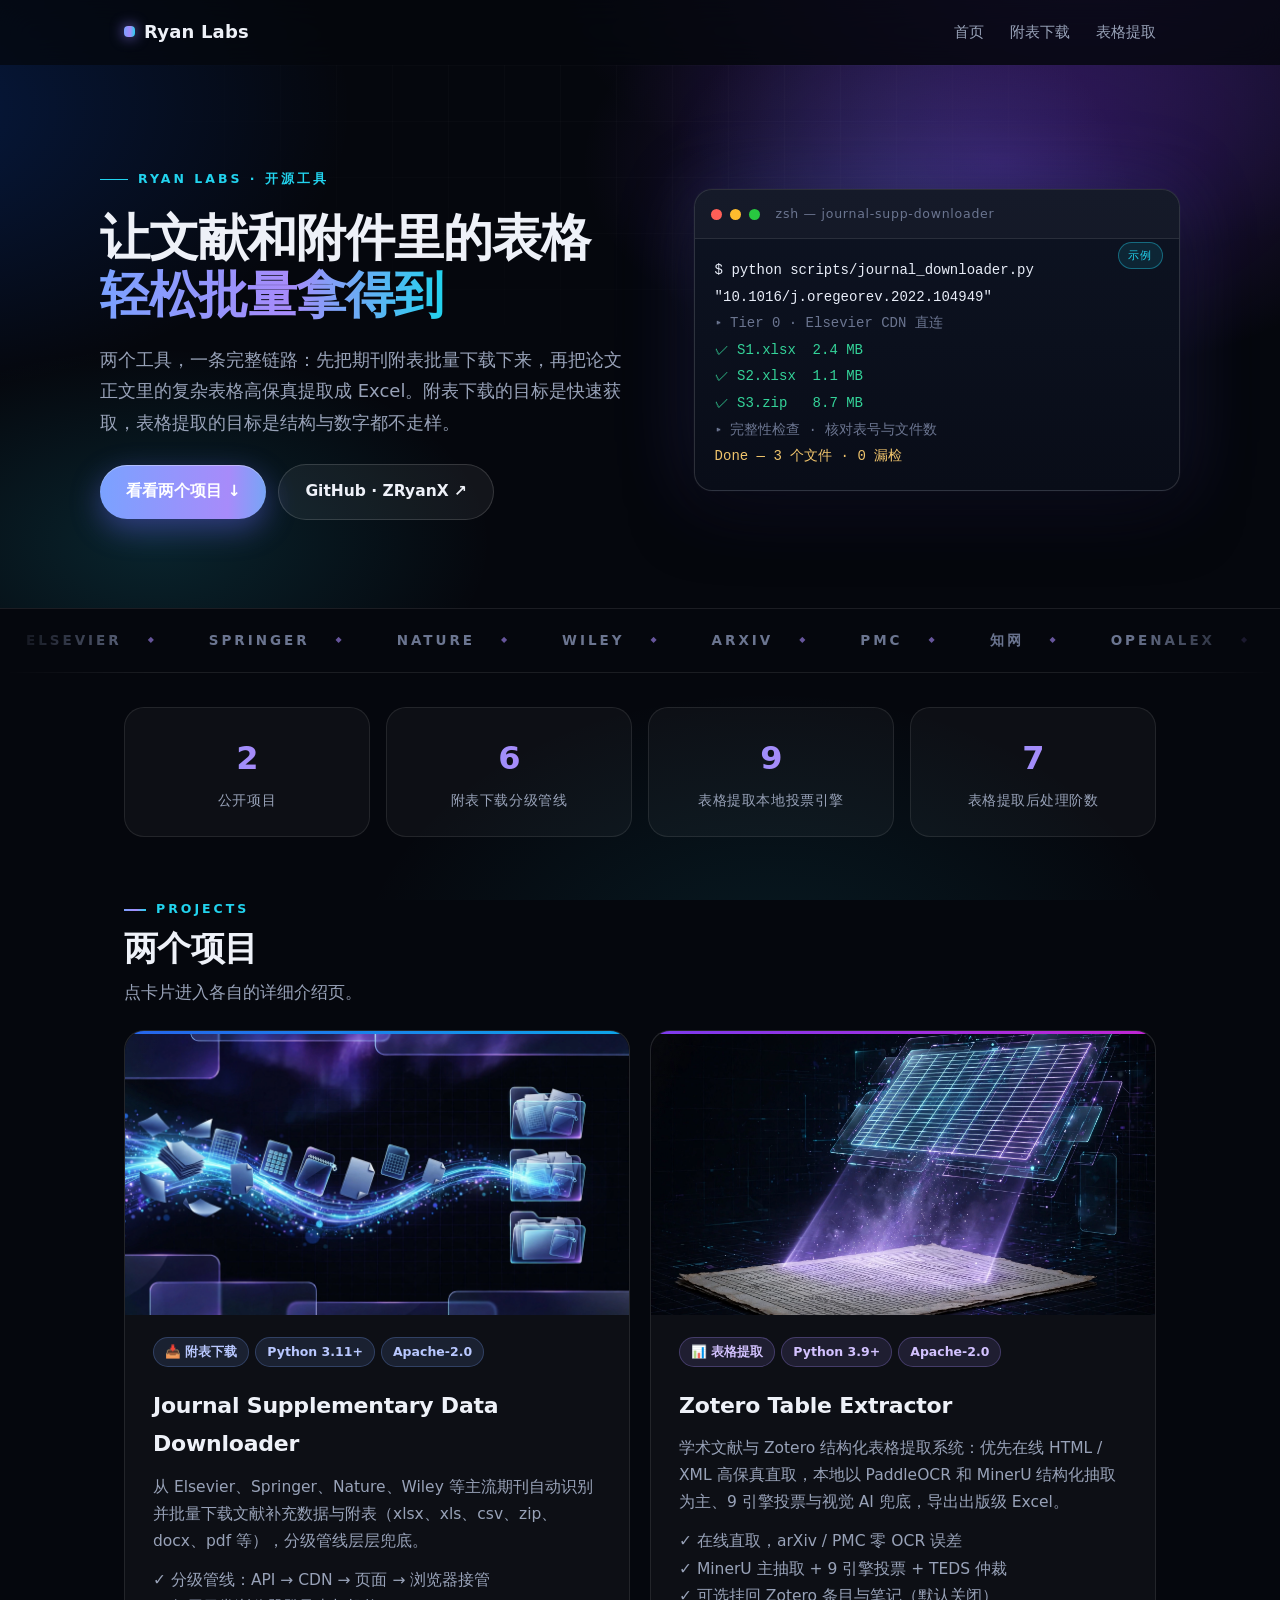
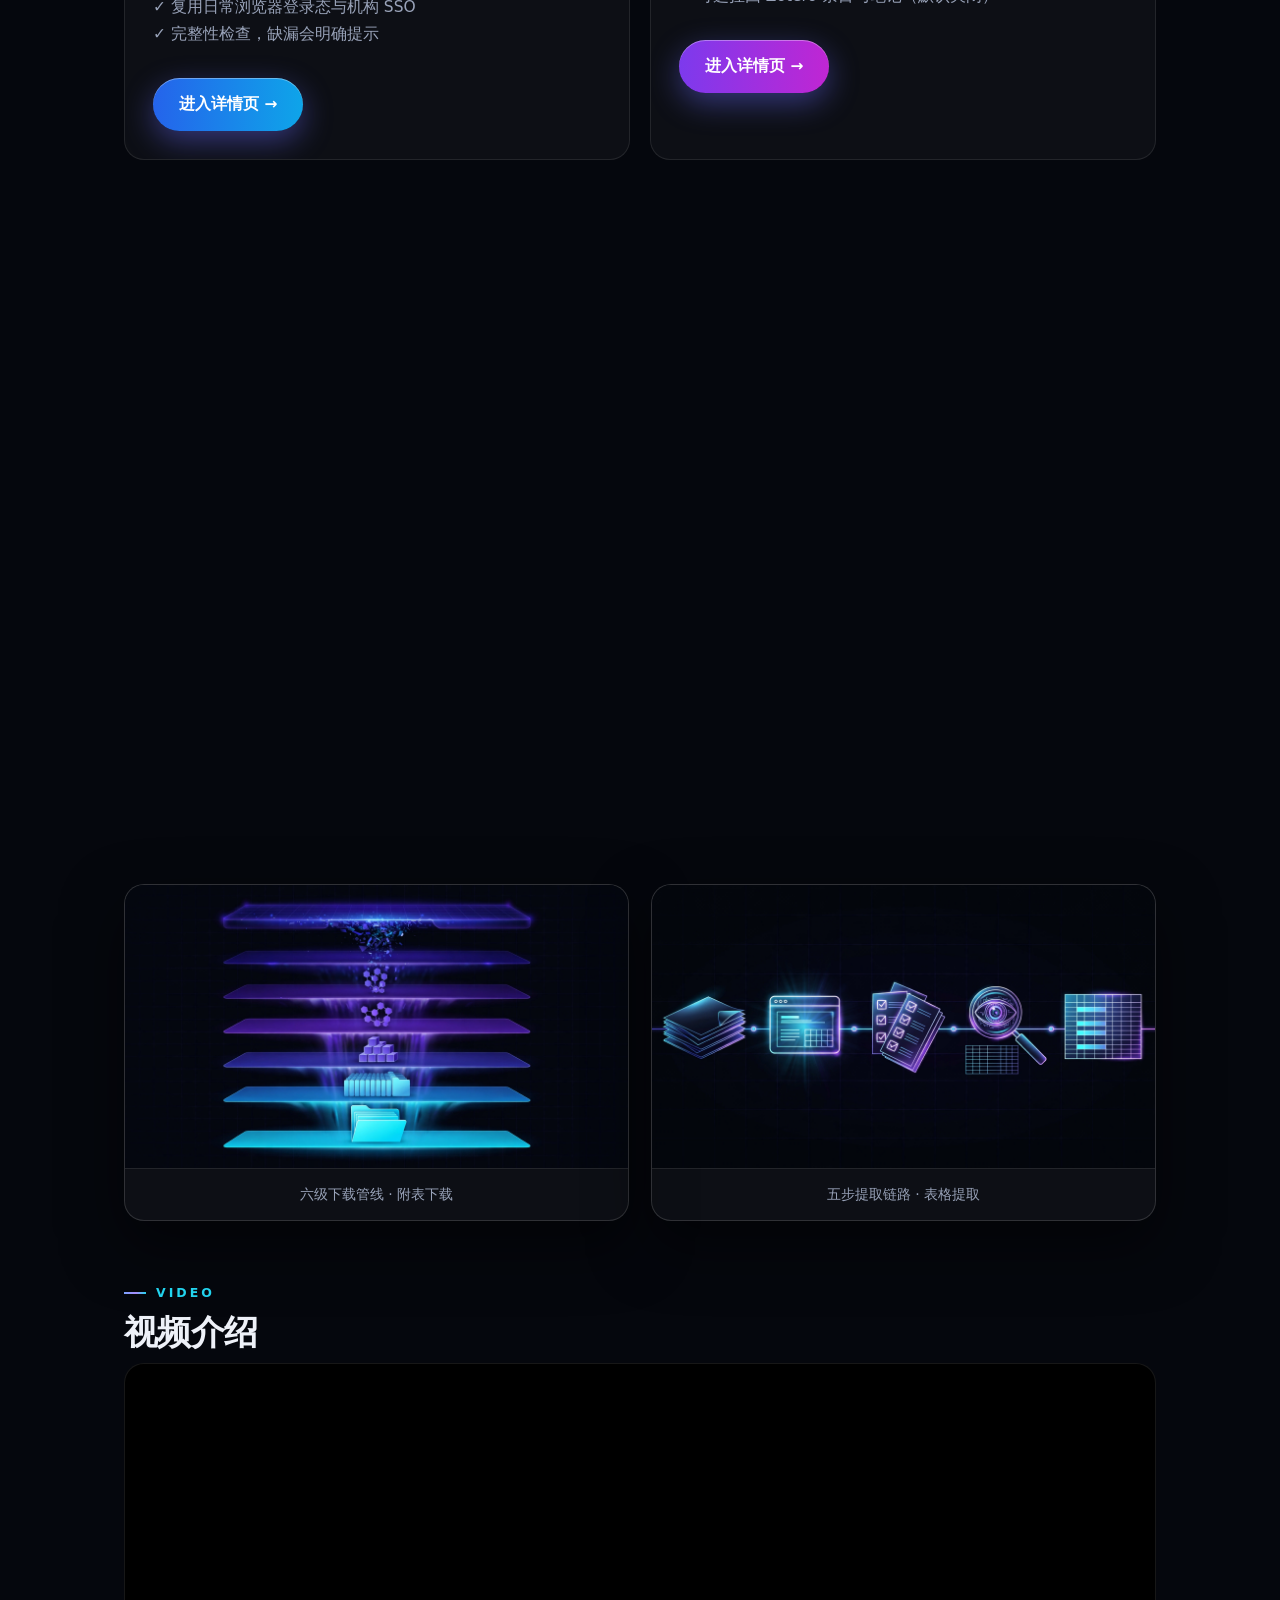
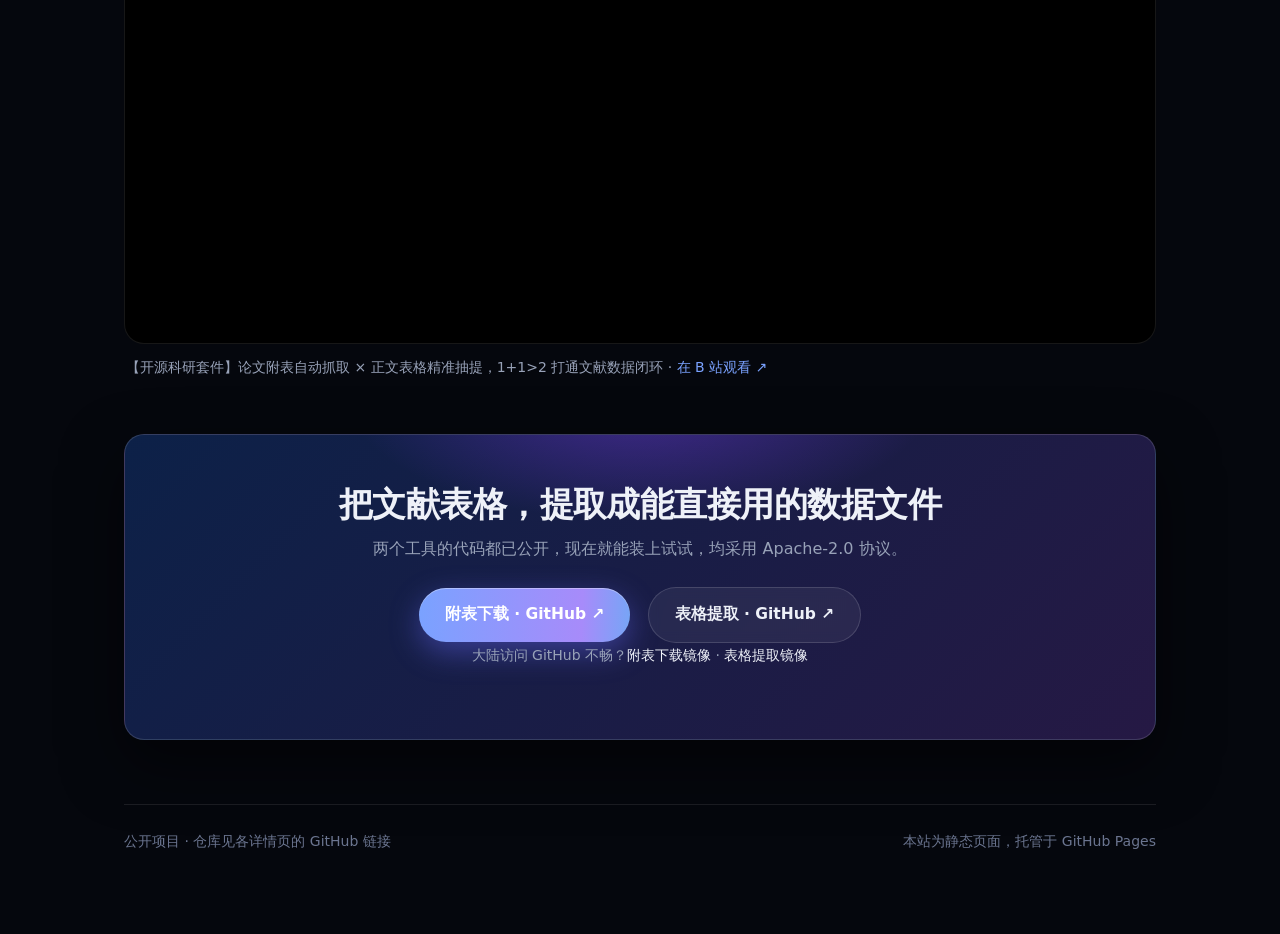
<file: index.html>
<!DOCTYPE html>
<html lang="zh-CN"><head><meta charset="utf-8"><meta name="viewport" content="width=device-width,initial-scale=1">
<title>Ryan 的项目博客 — 让文献和附件里的表格轻松批量拿得到</title><link rel="stylesheet" href="style.css?v=20261115g"></head><body>
<header class="topnav"><div class="inner"><a class="logo" href="index.html">Ryan Labs</a><span class="spacer"></span><a href="index.html">首页</a><a href="journal-supp-downloader.html">附表下载</a><a href="zotero-table-extractor.html">表格提取</a></div></header>
<section class="hero"><div class="inner hero-grid">
<div>
<span class="eyebrow">Ryan Labs · 开源工具</span>
<h1>让文献和附件里的表格<br><span class="grad">轻松批量拿得到</span></h1>
<p>两个工具，一条完整链路：先把期刊附表批量下载下来，再把论文正文里的复杂表格高保真提取成 Excel。附表下载的目标是快速获取，表格提取的目标是结构与数字都不走样。</p>
<a class="btn" href="#projects">看看两个项目 ↓</a><a class="btn ghost" href="https://github.com/ZRyanX">GitHub · ZRyanX ↗</a>
</div>
<div class="terminal" aria-label="使用示例">
<span class="t-tag">示例</span>
<div class="t-bar"><i></i><i></i><i></i><span>zsh — journal-supp-downloader</span></div>
<div class="t-body"><span class="cmd">$ python scripts/journal_downloader.py "10.1016/j.oregeorev.2022.104949"</span>
<span class="dim">▸ Tier 0 · Elsevier CDN 直连</span>
<span class="ok">✓ S1.xlsx  2.4 MB</span>
<span class="ok">✓ S2.xlsx  1.1 MB</span>
<span class="ok">✓ S3.zip   8.7 MB</span>
<span class="dim">▸ 完整性检查 · 核对表号与文件数</span>
<span class="hl">Done — 3 个文件 · 0 漏检</span></div>
</div>
</div></section>
<div class="marquee" aria-hidden="true"><div class="marquee-track"><span>Elsevier</span><span>Springer</span><span>Nature</span><span>Wiley</span><span>arXiv</span><span>PMC</span><span>知网</span><span>OpenAlex</span><span>Elsevier</span><span>Springer</span><span>Nature</span><span>Wiley</span><span>arXiv</span><span>PMC</span><span>知网</span><span>OpenAlex</span></div></div>
<main class="wrap">
<div class="stats reveal">
<div class="stat"><b data-count="2">2</b><span>公开项目</span></div>
<div class="stat"><b data-count="6">6</b><span>附表下载分级管线</span></div>
<div class="stat"><b data-count="9">9</b><span>表格提取本地投票引擎</span></div>
<div class="stat"><b data-count="7">7</b><span>表格提取后处理阶数</span></div>
</div>

<h2 id="projects" class="reveal"><span class="kicker">Projects</span>两个项目</h2>
<p class="lead reveal">点卡片进入各自的详细介绍页。</p>
<div class="grid">
<article class="card reveal">
<figure class="cover"><img src="images/jsd-cover.webp" alt="文献附表文件汇入文件夹的示意图" loading="lazy"></figure>
<span class="tag">📥 附表下载</span><span class="tag">Python 3.11+</span><span class="tag">Apache-2.0</span>
<h3><a href="journal-supp-downloader.html">Journal Supplementary Data Downloader</a></h3>
<p>从 Elsevier、Springer、Nature、Wiley 等主流期刊自动识别并批量下载文献补充数据与附表（xlsx、xls、csv、zip、docx、pdf 等），分级管线层层兜底。</p>
<p>✓ 分级管线：API → CDN → 页面 → 浏览器接管<br>✓ 复用日常浏览器登录态与机构 SSO<br>✓ 完整性检查，缺漏会明确提示</p>
<a class="btn solid-blue" href="journal-supp-downloader.html">进入详情页 →</a>
</article>
<article class="card violet reveal">
<figure class="cover"><img src="images/zte-cover.webp" alt="论文表格被提取为电子表格的示意图" loading="lazy"></figure>
<span class="tag">📊 表格提取</span><span class="tag">Python 3.9+</span><span class="tag">Apache-2.0</span>
<h3><a href="zotero-table-extractor.html">Zotero Table Extractor</a></h3>
<p>学术文献与 Zotero 结构化表格提取系统：优先在线 HTML / XML 高保真直取，本地以 PaddleOCR 和 MinerU 结构化抽取为主、9 引擎投票与视觉 AI 兜底，导出出版级 Excel。</p>
<p>✓ 在线直取，arXiv / PMC 零 OCR 误差<br>✓ MinerU 主抽取 + 9 引擎投票 + TEDS 仲裁<br>✓ 可选挂回 Zotero 条目与笔记（默认关闭）</p>
<a class="btn solid-violet" href="zotero-table-extractor.html">进入详情页 →</a>
</article>
</div>

<h2 class="reveal"><span class="kicker">Workflow</span>它们怎么配合</h2>
<p class="lead reveal">一篇文献的数据，往往一部分在附表文件里，另外一部分在正文表格里。</p>
<div class="steps reveal">
<div class="step"><b>1 · 下载附表</b><p>用 Journal Supp Downloader 按 DOI 逐篇拿到 xlsx、csv、zip 等补充文件（多附件批量下载）。</p></div>
<div class="step"><b>2 · 提取正文表格</b><p>用 Zotero Table Extractor 从 PDF 或出版商在线页面里提取正文表格，导出出版级 Excel。</p></div>
<div class="step"><b>3 · 沉淀回 Zotero</b><p>提取结果可挂回对应文献条目，生成可预览的表格笔记（同步默认关闭，需手动开启）。</p></div>
</div>

<h2 class="reveal"><span class="kicker">Pipelines</span>两条链路，一眼看懂</h2>
<p class="lead reveal">下载是六级兜底，提取是五步质检。点图进入详情页看完整说明。</p>
<div class="pipelines reveal">
<figure class="shot"><a href="journal-supp-downloader.html"><img src="images/jsd-pipeline.webp" alt="六级下载管线瀑布示意图" loading="lazy"></a><figcaption>六级下载管线 · 附表下载</figcaption></figure>
<figure class="shot"><a href="zotero-table-extractor.html"><img src="images/zte-pipeline.webp" alt="表格提取五步链路示意图" loading="lazy"></a><figcaption>五步提取链路 · 表格提取</figcaption></figure>
</div>

<h2 class="reveal"><span class="kicker">Video</span>视频介绍</h2>
<div class="video reveal"><div class="embed"><iframe src="https://player.bilibili.com/player.html?bvid=BV1vpsF69EeR&page=1" scrolling="no" border="0" frameborder="no" framespacing="0" allowfullscreen="true" title="开源科研套件：论文附表自动抓取 × 正文表格精准抽提"></iframe></div>
<p class="video-cap">【开源科研套件】论文附表自动抓取 × 正文表格精准抽提，1+1&gt;2 打通文献数据闭环 · <a href="https://www.bilibili.com/video/BV1vpsF69EeR/" target="_blank" rel="noopener">在 B 站观看 ↗</a></p></div>

<div class="cta reveal">
<h2>把文献表格，提取成能直接用的数据文件</h2>
<p>两个工具的代码都已公开，现在就能装上试试，均采用 Apache-2.0 协议。</p>
<a class="btn" href="https://github.com/ZRyanX/journal-supp-downloader">附表下载 · GitHub ↗</a>
<a class="btn ghost" href="https://github.com/ZRyanX/zotero-table-extractor">表格提取 · GitHub ↗</a>
<p class="mirror-note">大陆访问 GitHub 不畅？<a href="journal-supp-downloader.html#mirror">附表下载镜像</a> · <a href="zotero-table-extractor.html#mirror">表格提取镜像</a></p>
</div>

<footer><span>公开项目 · 仓库见各详情页的 GitHub 链接</span><span>本站为静态页面，托管于 GitHub Pages</span></footer>
</main>
<script src="script.js?v=20261115f"></script>
</body></html>
</file>
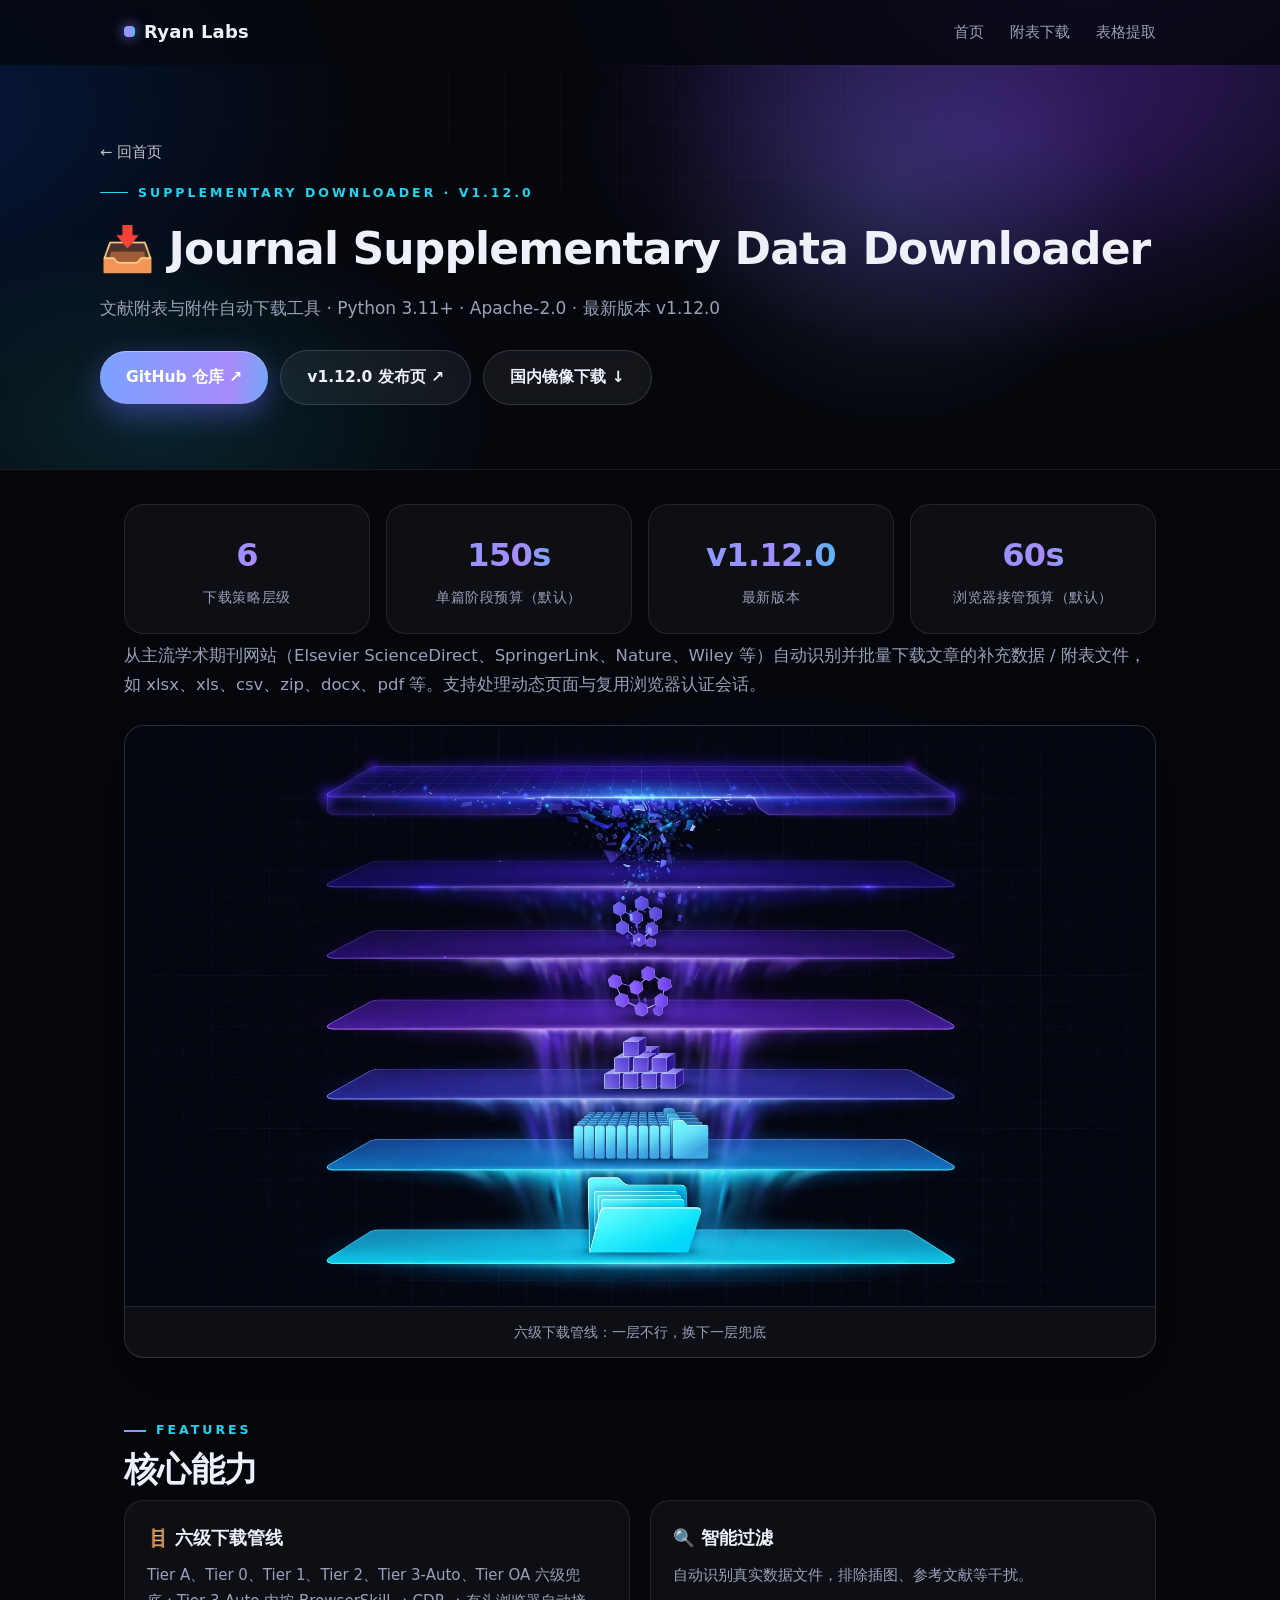
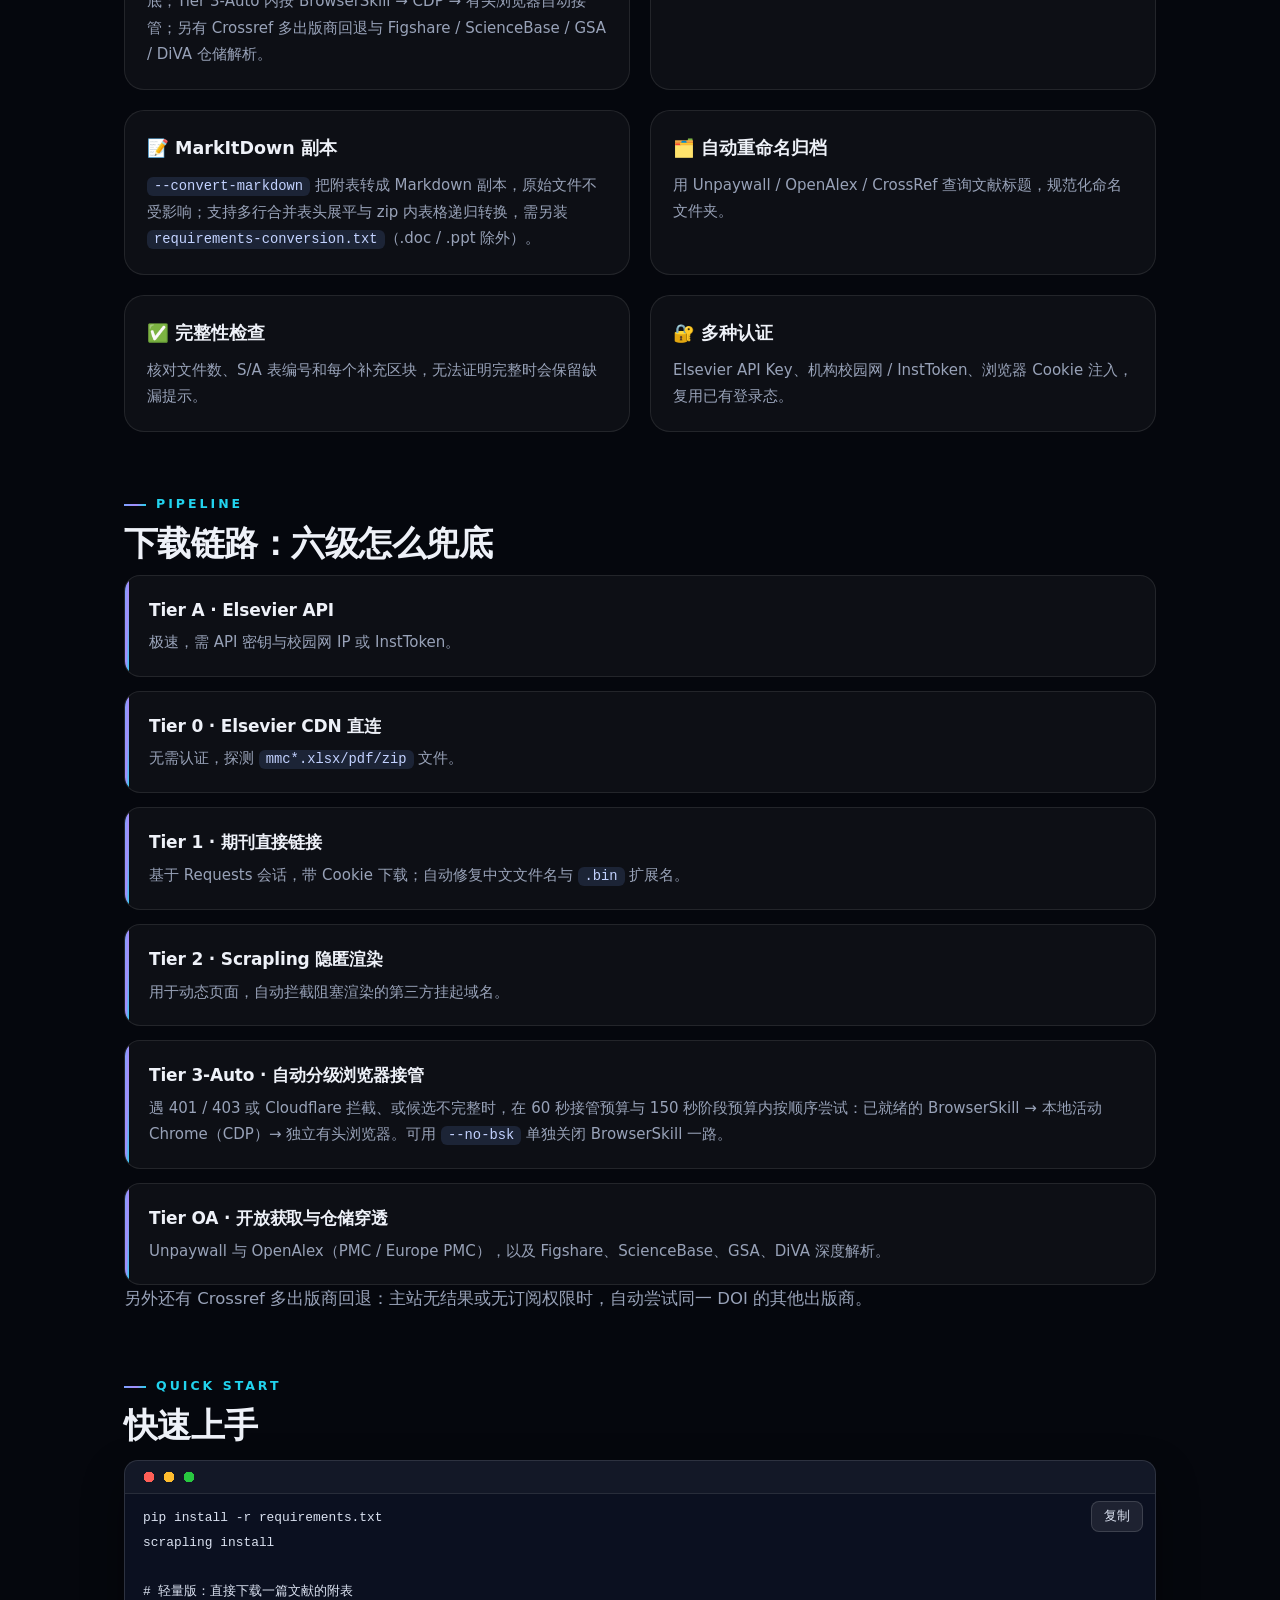
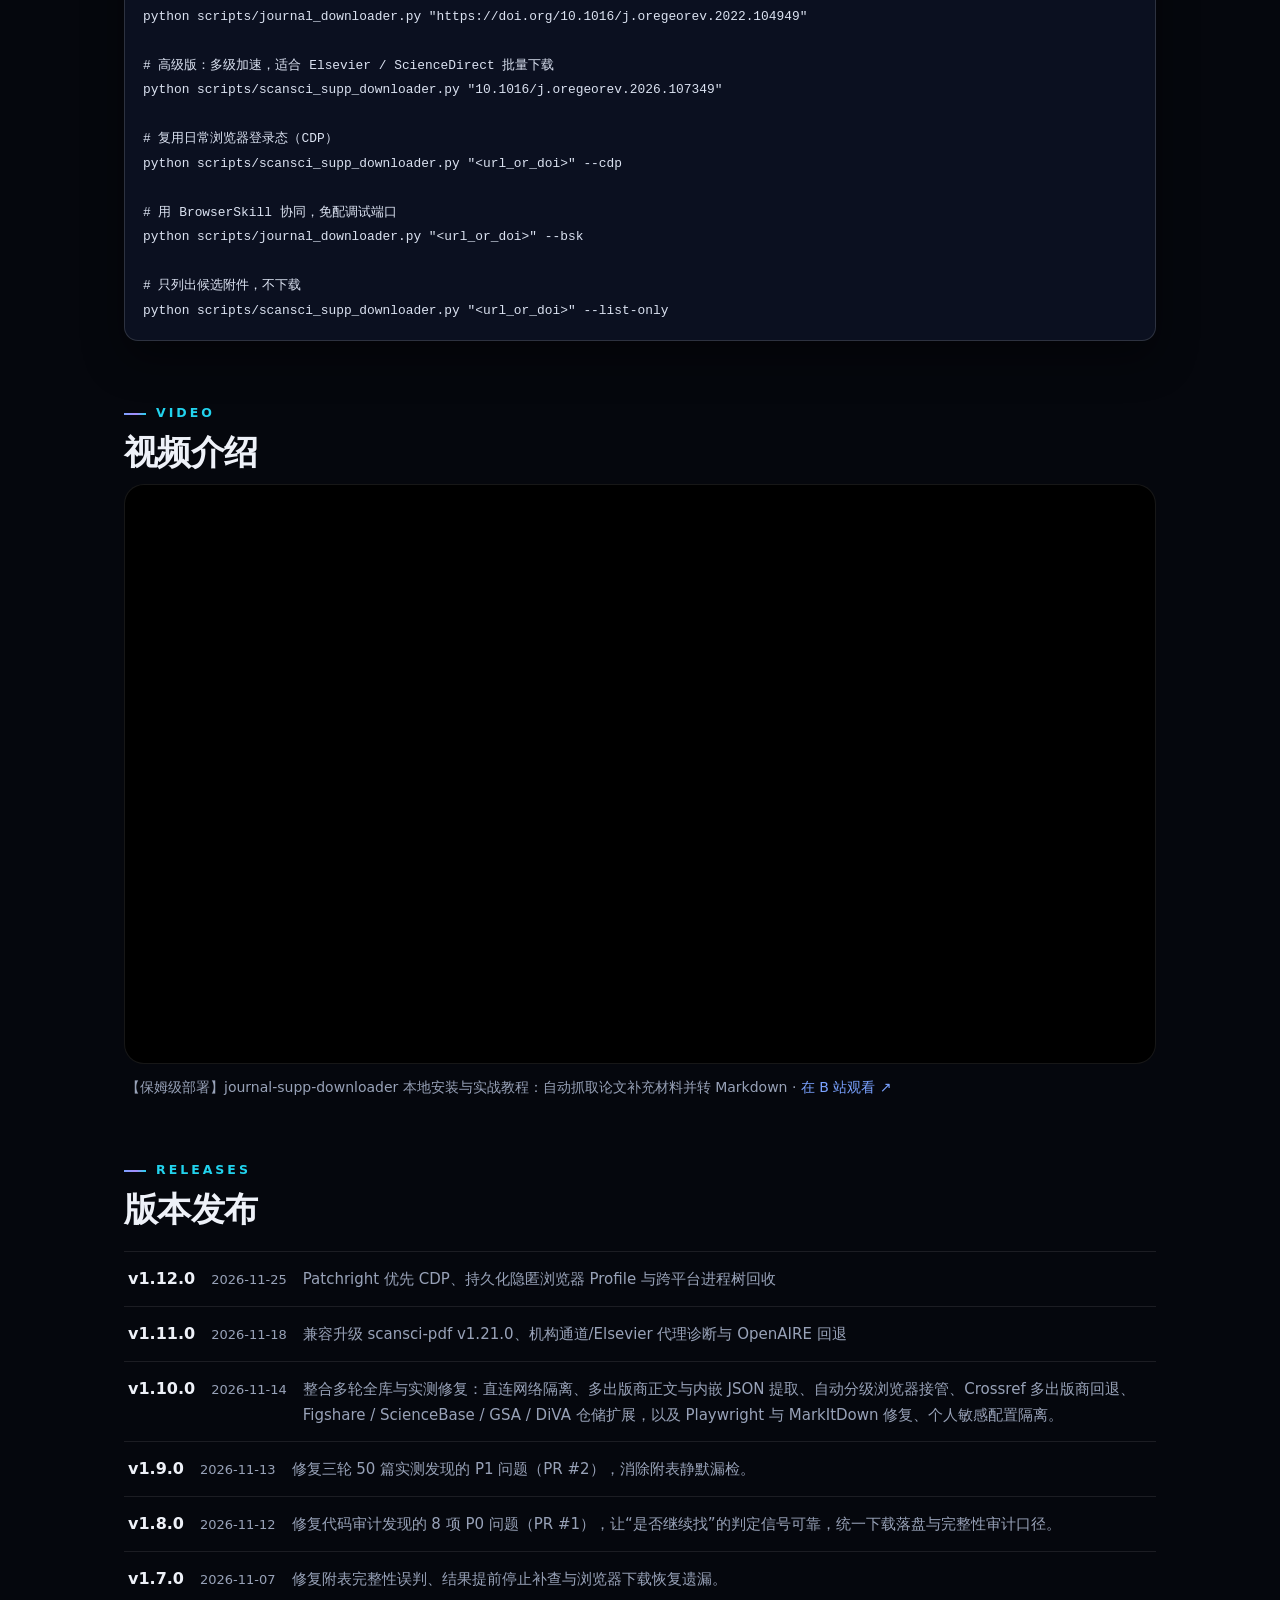
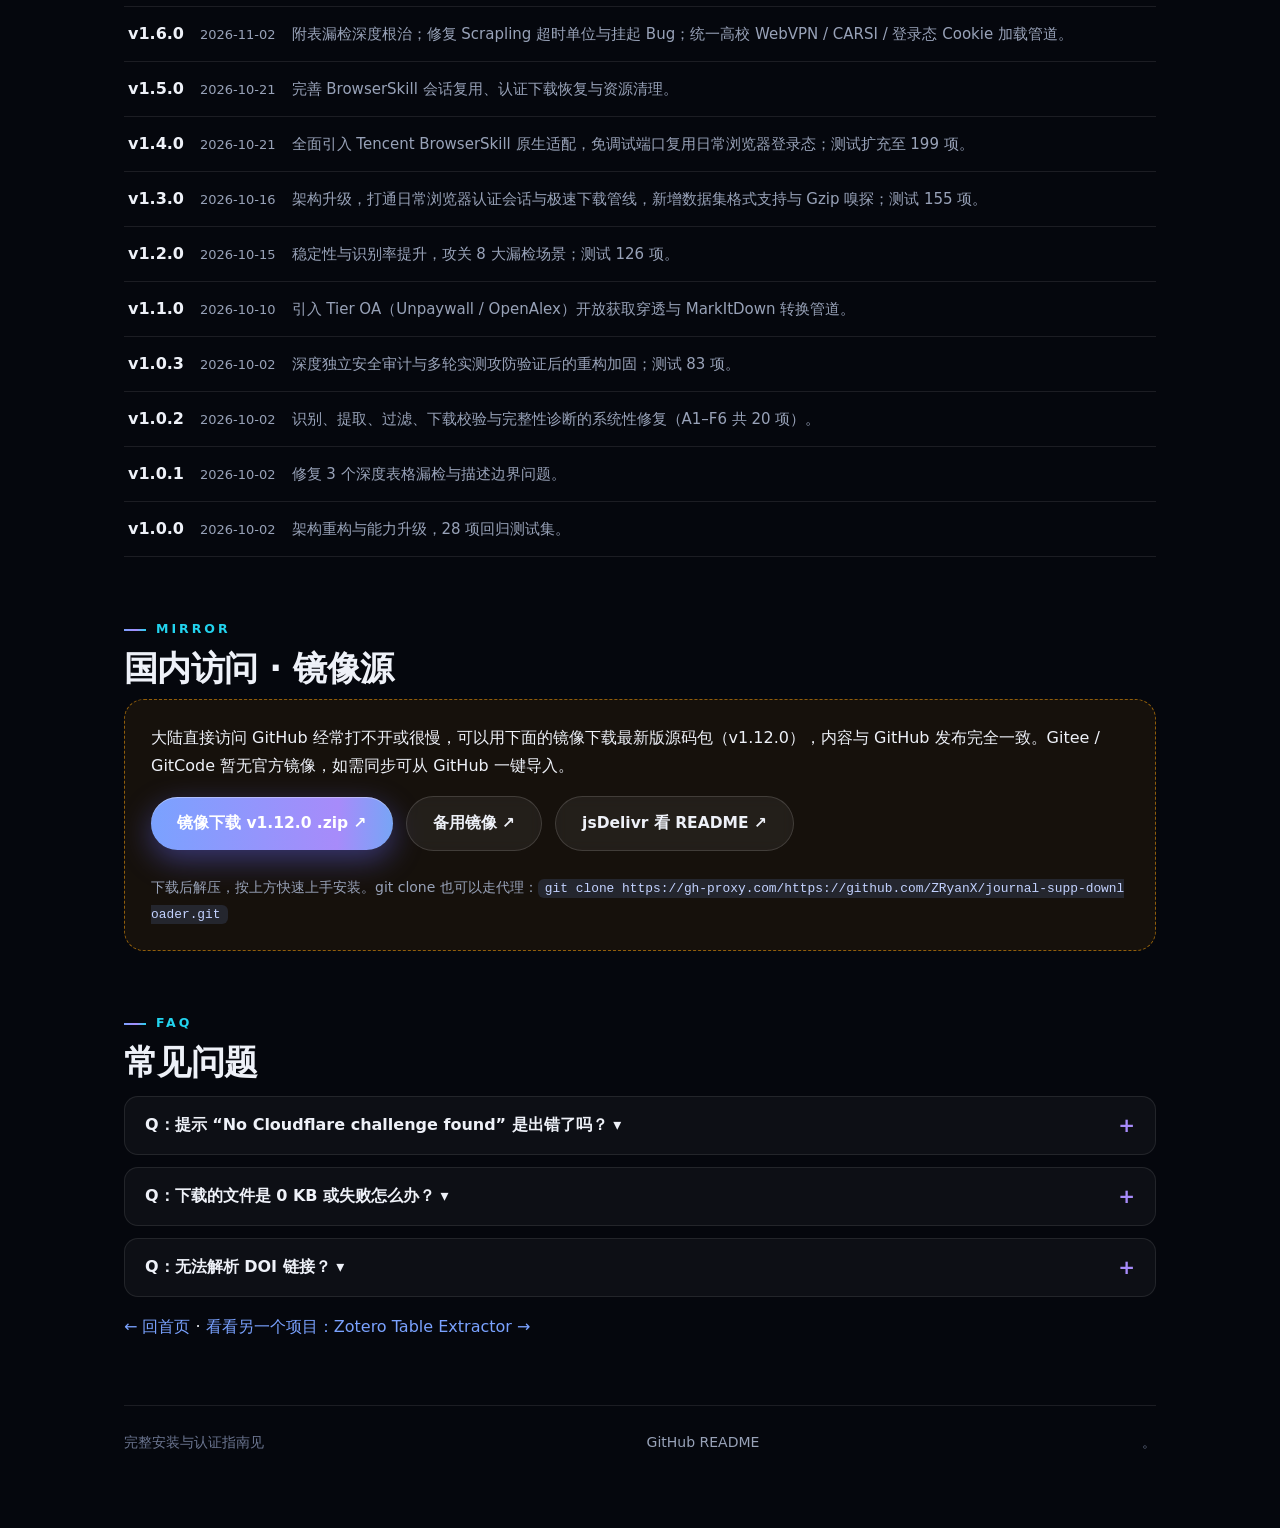
<file: journal-supp-downloader.html>
<!DOCTYPE html>
<html lang="zh-CN"><head><meta charset="utf-8"><meta name="viewport" content="width=device-width,initial-scale=1">
<title>Journal Supplementary Data Downloader — Ryan 的项目博客</title><link rel="stylesheet" href="style.css?v=20261115g"></head><body>
<header class="topnav"><div class="inner"><a class="logo" href="index.html">Ryan Labs</a><span class="spacer"></span><a href="index.html">首页</a><a href="journal-supp-downloader.html">附表下载</a><a href="zotero-table-extractor.html">表格提取</a></div></header>
<section class="hero small"><div class="inner">
<p><a class="backlink" href="index.html">← 回首页</a></p>
<span class="eyebrow">Supplementary Downloader · v1.12.0</span>
<h1>📥 Journal Supplementary Data Downloader</h1>
<p>文献附表与附件自动下载工具 · Python 3.11+ · Apache-2.0 · 最新版本 v1.12.0</p>
<a class="btn" href="https://github.com/ZRyanX/journal-supp-downloader">GitHub 仓库 ↗</a><a class="btn ghost" href="https://github.com/ZRyanX/journal-supp-downloader/releases/tag/v1.12.0">v1.12.0 发布页 ↗</a><a class="btn ghost" href="#mirror">国内镜像下载 ↓</a>
</div></section>
<main class="wrap">
<div class="stats reveal">
<div class="stat"><b data-count="6">6</b><span>下载策略层级</span></div>
<div class="stat"><b>150s</b><span>单篇阶段预算（默认）</span></div>
<div class="stat"><b>v1.12.0</b><span>最新版本</span></div>
<div class="stat"><b>60s</b><span>浏览器接管预算（默认）</span></div>
</div>
<p class="lead reveal">从主流学术期刊网站（Elsevier ScienceDirect、SpringerLink、Nature、Wiley 等）自动识别并批量下载文章的补充数据 / 附表文件，如 xlsx、xls、csv、zip、docx、pdf 等。支持处理动态页面与复用浏览器认证会话。</p>
<figure class="shot reveal"><img src="images/jsd-pipeline.webp" alt="六级下载管线瀑布示意图" loading="lazy"><figcaption>六级下载管线：一层不行，换下一层兜底</figcaption></figure>

<h2 class="reveal"><span class="kicker">Features</span>核心能力</h2>
<div class="grid reveal">
<div class="feat"><h3>🪜 六级下载管线</h3><p>Tier A、Tier 0、Tier 1、Tier 2、Tier 3-Auto、Tier OA 六级兜底；Tier 3-Auto 内按 BrowserSkill → CDP → 有头浏览器自动接管；另有 Crossref 多出版商回退与 Figshare / ScienceBase / GSA / DiVA 仓储解析。</p></div>
<div class="feat"><h3>🔍 智能过滤</h3><p>自动识别真实数据文件，排除插图、参考文献等干扰。</p></div>
<div class="feat"><h3>📝 MarkItDown 副本</h3><p><code>--convert-markdown</code> 把附表转成 Markdown 副本，原始文件不受影响；支持多行合并表头展平与 zip 内表格递归转换，需另装 <code>requirements-conversion.txt</code>（.doc / .ppt 除外）。</p></div>
<div class="feat"><h3>🗂️ 自动重命名归档</h3><p>用 Unpaywall / OpenAlex / CrossRef 查询文献标题，规范化命名文件夹。</p></div>
<div class="feat"><h3>✅ 完整性检查</h3><p>核对文件数、S/A 表编号和每个补充区块，无法证明完整时会保留缺漏提示。</p></div>
<div class="feat"><h3>🔐 多种认证</h3><p>Elsevier API Key、机构校园网 / InstToken、浏览器 Cookie 注入，复用已有登录态。</p></div>
</div>

<h2 class="reveal"><span class="kicker">Pipeline</span>下载链路：六级怎么兜底</h2>
<div class="steps reveal">
<div class="step"><b>Tier A · Elsevier API</b><p>极速，需 API 密钥与校园网 IP 或 InstToken。</p></div>
<div class="step"><b>Tier 0 · Elsevier CDN 直连</b><p>无需认证，探测 <code>mmc*.xlsx/pdf/zip</code> 文件。</p></div>
<div class="step"><b>Tier 1 · 期刊直接链接</b><p>基于 Requests 会话，带 Cookie 下载；自动修复中文文件名与 <code>.bin</code> 扩展名。</p></div>
<div class="step"><b>Tier 2 · Scrapling 隐匿渲染</b><p>用于动态页面，自动拦截阻塞渲染的第三方挂起域名。</p></div>
<div class="step"><b>Tier 3-Auto · 自动分级浏览器接管</b><p>遇 401 / 403 或 Cloudflare 拦截、或候选不完整时，在 60 秒接管预算与 150 秒阶段预算内按顺序尝试：已就绪的 BrowserSkill → 本地活动 Chrome（CDP）→ 独立有头浏览器。可用 <code>--no-bsk</code> 单独关闭 BrowserSkill 一路。</p></div>
<div class="step"><b>Tier OA · 开放获取与仓储穿透</b><p>Unpaywall 与 OpenAlex（PMC / Europe PMC），以及 Figshare、ScienceBase、GSA、DiVA 深度解析。</p></div>
</div>
<p class="lead reveal">另外还有 Crossref 多出版商回退：主站无结果或无订阅权限时，自动尝试同一 DOI 的其他出版商。</p>

<h2 class="reveal"><span class="kicker">Quick Start</span>快速上手</h2>
<pre><code>pip install -r requirements.txt
scrapling install

# 轻量版：直接下载一篇文献的附表
python scripts/journal_downloader.py "https://doi.org/10.1016/j.oregeorev.2022.104949"

# 高级版：多级加速，适合 Elsevier / ScienceDirect 批量下载
python scripts/scansci_supp_downloader.py "10.1016/j.oregeorev.2026.107349"

# 复用日常浏览器登录态（CDP）
python scripts/scansci_supp_downloader.py "&lt;url_or_doi&gt;" --cdp

# 用 BrowserSkill 协同，免配调试端口
python scripts/journal_downloader.py "&lt;url_or_doi&gt;" --bsk

# 只列出候选附件，不下载
python scripts/scansci_supp_downloader.py "&lt;url_or_doi&gt;" --list-only</code></pre>

<h2 class="reveal"><span class="kicker">Video</span>视频介绍</h2>
<div class="video reveal"><div class="embed"><iframe src="https://player.bilibili.com/player.html?bvid=BV1YtsF6nEsp&page=1" scrolling="no" border="0" frameborder="no" framespacing="0" allowfullscreen="true" title="journal-supp-downloader 本地安装与实战教程"></iframe></div>
<p class="video-cap">【保姆级部署】journal-supp-downloader 本地安装与实战教程：自动抓取论文补充材料并转 Markdown · <a href="https://www.bilibili.com/video/BV1YtsF6nEsp/" target="_blank" rel="noopener">在 B 站观看 ↗</a></p></div>

<h2 class="reveal"><span class="kicker">Releases</span>版本发布</h2>
<div class="releases reveal">
<div class="rel"><b>v1.12.0</b><time>2026-11-25</time><p>Patchright 优先 CDP、持久化隐匿浏览器 Profile 与跨平台进程树回收</p></div>
<div class="rel"><b>v1.11.0</b><time>2026-11-18</time><p>兼容升级 scansci-pdf v1.21.0、机构通道/Elsevier 代理诊断与 OpenAIRE 回退</p></div>
<div class="rel"><b>v1.10.0</b><time>2026-11-14</time><p>整合多轮全库与实测修复：直连网络隔离、多出版商正文与内嵌 JSON 提取、自动分级浏览器接管、Crossref 多出版商回退、Figshare / ScienceBase / GSA / DiVA 仓储扩展，以及 Playwright 与 MarkItDown 修复、个人敏感配置隔离。</p></div>
<div class="rel"><b>v1.9.0</b><time>2026-11-13</time><p>修复三轮 50 篇实测发现的 P1 问题（PR #2），消除附表静默漏检。</p></div>
<div class="rel"><b>v1.8.0</b><time>2026-11-12</time><p>修复代码审计发现的 8 项 P0 问题（PR #1），让“是否继续找”的判定信号可靠，统一下载落盘与完整性审计口径。</p></div>
<div class="rel"><b>v1.7.0</b><time>2026-11-07</time><p>修复附表完整性误判、结果提前停止补查与浏览器下载恢复遗漏。</p></div>
<div class="rel"><b>v1.6.0</b><time>2026-11-02</time><p>附表漏检深度根治；修复 Scrapling 超时单位与挂起 Bug；统一高校 WebVPN / CARSI / 登录态 Cookie 加载管道。</p></div>
<div class="rel"><b>v1.5.0</b><time>2026-10-21</time><p>完善 BrowserSkill 会话复用、认证下载恢复与资源清理。</p></div>
<div class="rel"><b>v1.4.0</b><time>2026-10-21</time><p>全面引入 Tencent BrowserSkill 原生适配，免调试端口复用日常浏览器登录态；测试扩充至 199 项。</p></div>
<div class="rel"><b>v1.3.0</b><time>2026-10-16</time><p>架构升级，打通日常浏览器认证会话与极速下载管线，新增数据集格式支持与 Gzip 嗅探；测试 155 项。</p></div>
<div class="rel"><b>v1.2.0</b><time>2026-10-15</time><p>稳定性与识别率提升，攻关 8 大漏检场景；测试 126 项。</p></div>
<div class="rel"><b>v1.1.0</b><time>2026-10-10</time><p>引入 Tier OA（Unpaywall / OpenAlex）开放获取穿透与 MarkItDown 转换管道。</p></div>
<div class="rel"><b>v1.0.3</b><time>2026-10-02</time><p>深度独立安全审计与多轮实测攻防验证后的重构加固；测试 83 项。</p></div>
<div class="rel"><b>v1.0.2</b><time>2026-10-02</time><p>识别、提取、过滤、下载校验与完整性诊断的系统性修复（A1–F6 共 20 项）。</p></div>
<div class="rel"><b>v1.0.1</b><time>2026-10-02</time><p>修复 3 个深度表格漏检与描述边界问题。</p></div>
<div class="rel"><b>v1.0.0</b><time>2026-10-02</time><p>架构重构与能力升级，28 项回归测试集。</p></div>
</div>

<h2 class="reveal" id="mirror"><span class="kicker">Mirror</span>国内访问 · 镜像源</h2>
<div class="mirror reveal">
<p>大陆直接访问 GitHub 经常打不开或很慢，可以用下面的镜像下载最新版源码包（v1.12.0），内容与 GitHub 发布完全一致。Gitee / GitCode 暂无官方镜像，如需同步可从 GitHub 一键导入。</p>
<a class="btn" href="https://gh-proxy.com/https://github.com/ZRyanX/journal-supp-downloader/archive/refs/tags/v1.12.0.zip">镜像下载 v1.12.0 .zip ↗</a>
<a class="btn ghost" href="https://ghfast.top/https://github.com/ZRyanX/journal-supp-downloader/archive/refs/tags/v1.12.0.zip">备用镜像 ↗</a>
<a class="btn ghost" href="https://cdn.jsdelivr.net/gh/ZRyanX/journal-supp-downloader@v1.12.0/README.md">jsDelivr 看 README ↗</a>
<p class="dim">下载后解压，按上方快速上手安装。git clone 也可以走代理：<code>git clone https://gh-proxy.com/https://github.com/ZRyanX/journal-supp-downloader.git</code></p>
</div>

<h2 class="reveal"><span class="kicker">FAQ</span>常见问题</h2>
<div class="faq reveal"><button>Q：提示 “No Cloudflare challenge found” 是出错了吗？ ▾</button><div class="ans">不是。这是正常提示，说明这次没有出现需要交互的 Cloudflare 验证，脚本已直接进入正常页面解析。</div></div>
<div class="faq reveal"><button>Q：下载的文件是 0 KB 或失败怎么办？ ▾</button><div class="ans">先确认该文献是否确实有附件；若提示 401 / 403，检查 IP 范围、用 --cdp 复用日常已登录浏览器，或更新 cookies.json。</div></div>
<div class="faq reveal"><button>Q：无法解析 DOI 链接？ ▾</button><div class="ans">某些网络下 doi.org 会被屏蔽，脚本内置了 curl 回退与 Crossref 查询，仍失败时可直接传入期刊文章的真实 URL。</div></div>

<p><a href="index.html">← 回首页</a> · <a href="zotero-table-extractor.html">看看另一个项目：Zotero Table Extractor →</a></p>
<footer>完整安装与认证指南见 <a href="https://github.com/ZRyanX/journal-supp-downloader">GitHub README</a>。</footer>
</main>
<script src="script.js?v=20261115f"></script>
</body></html>
</file>
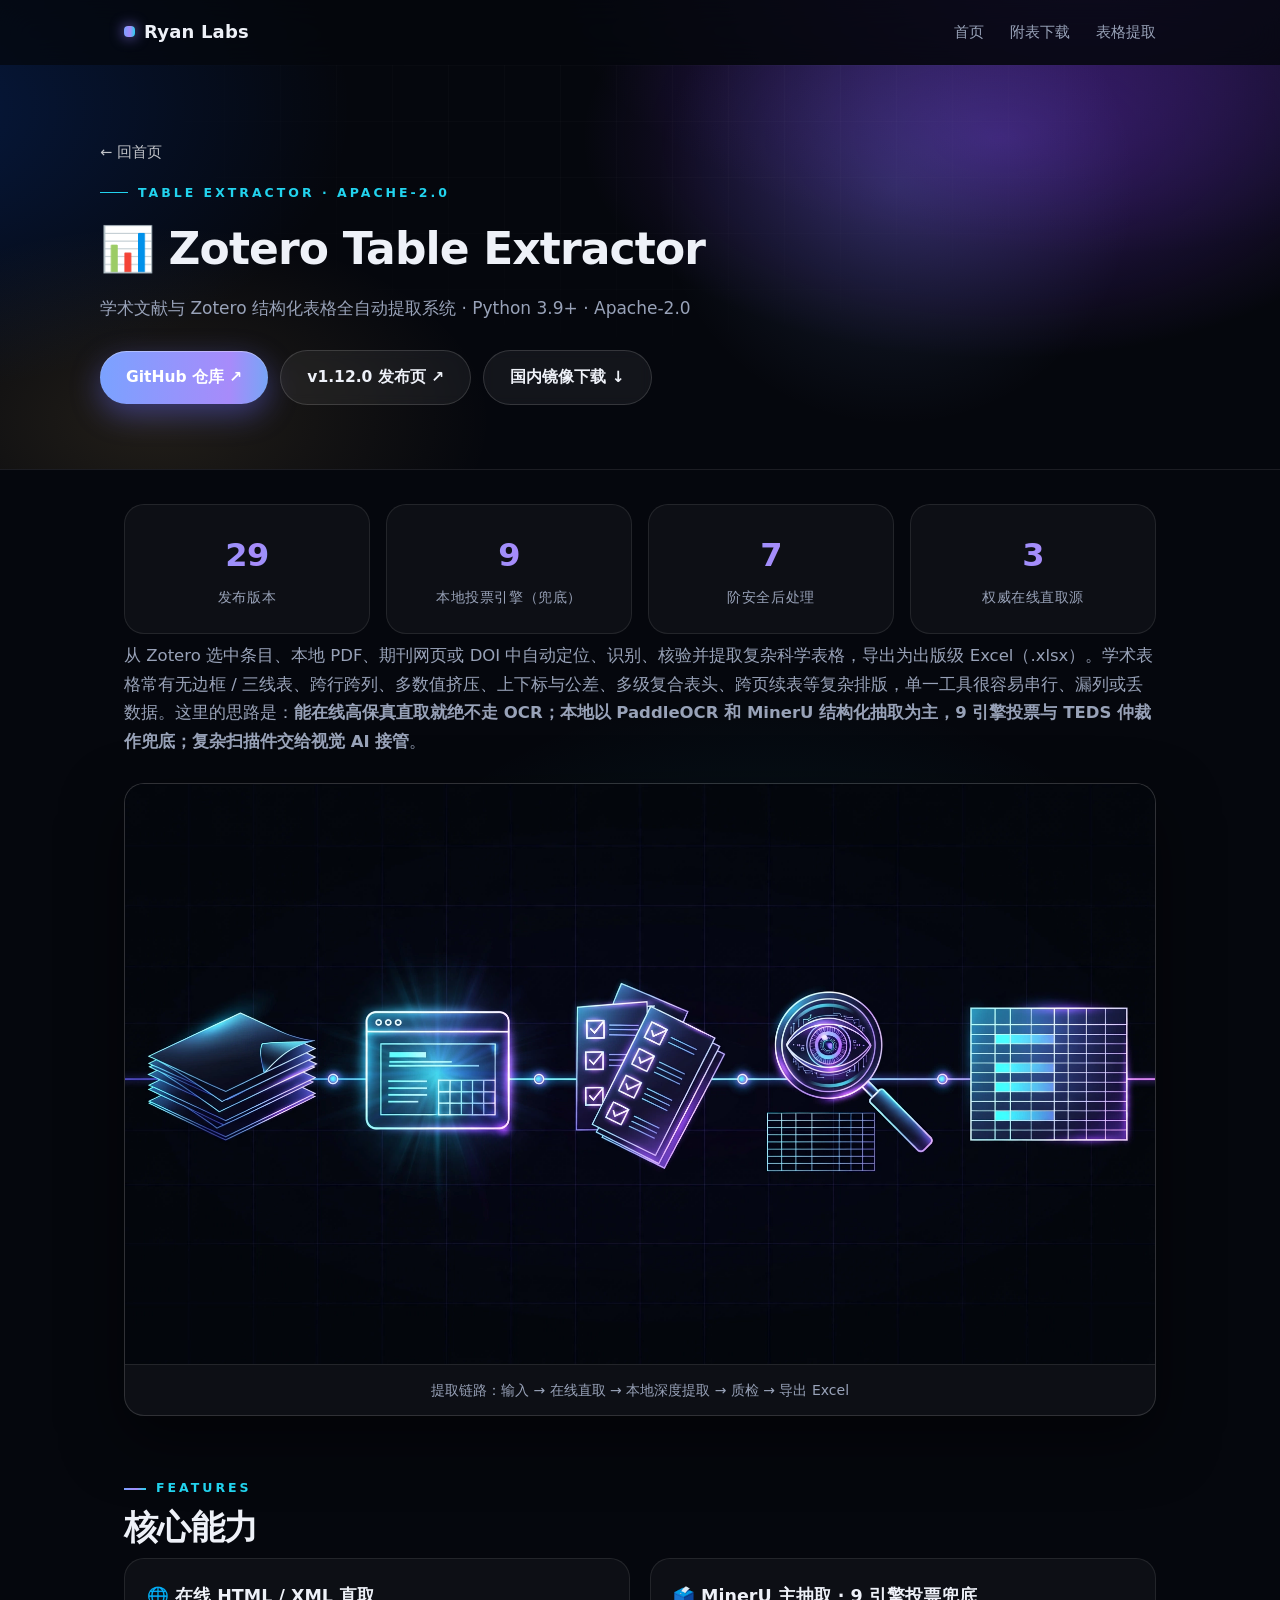
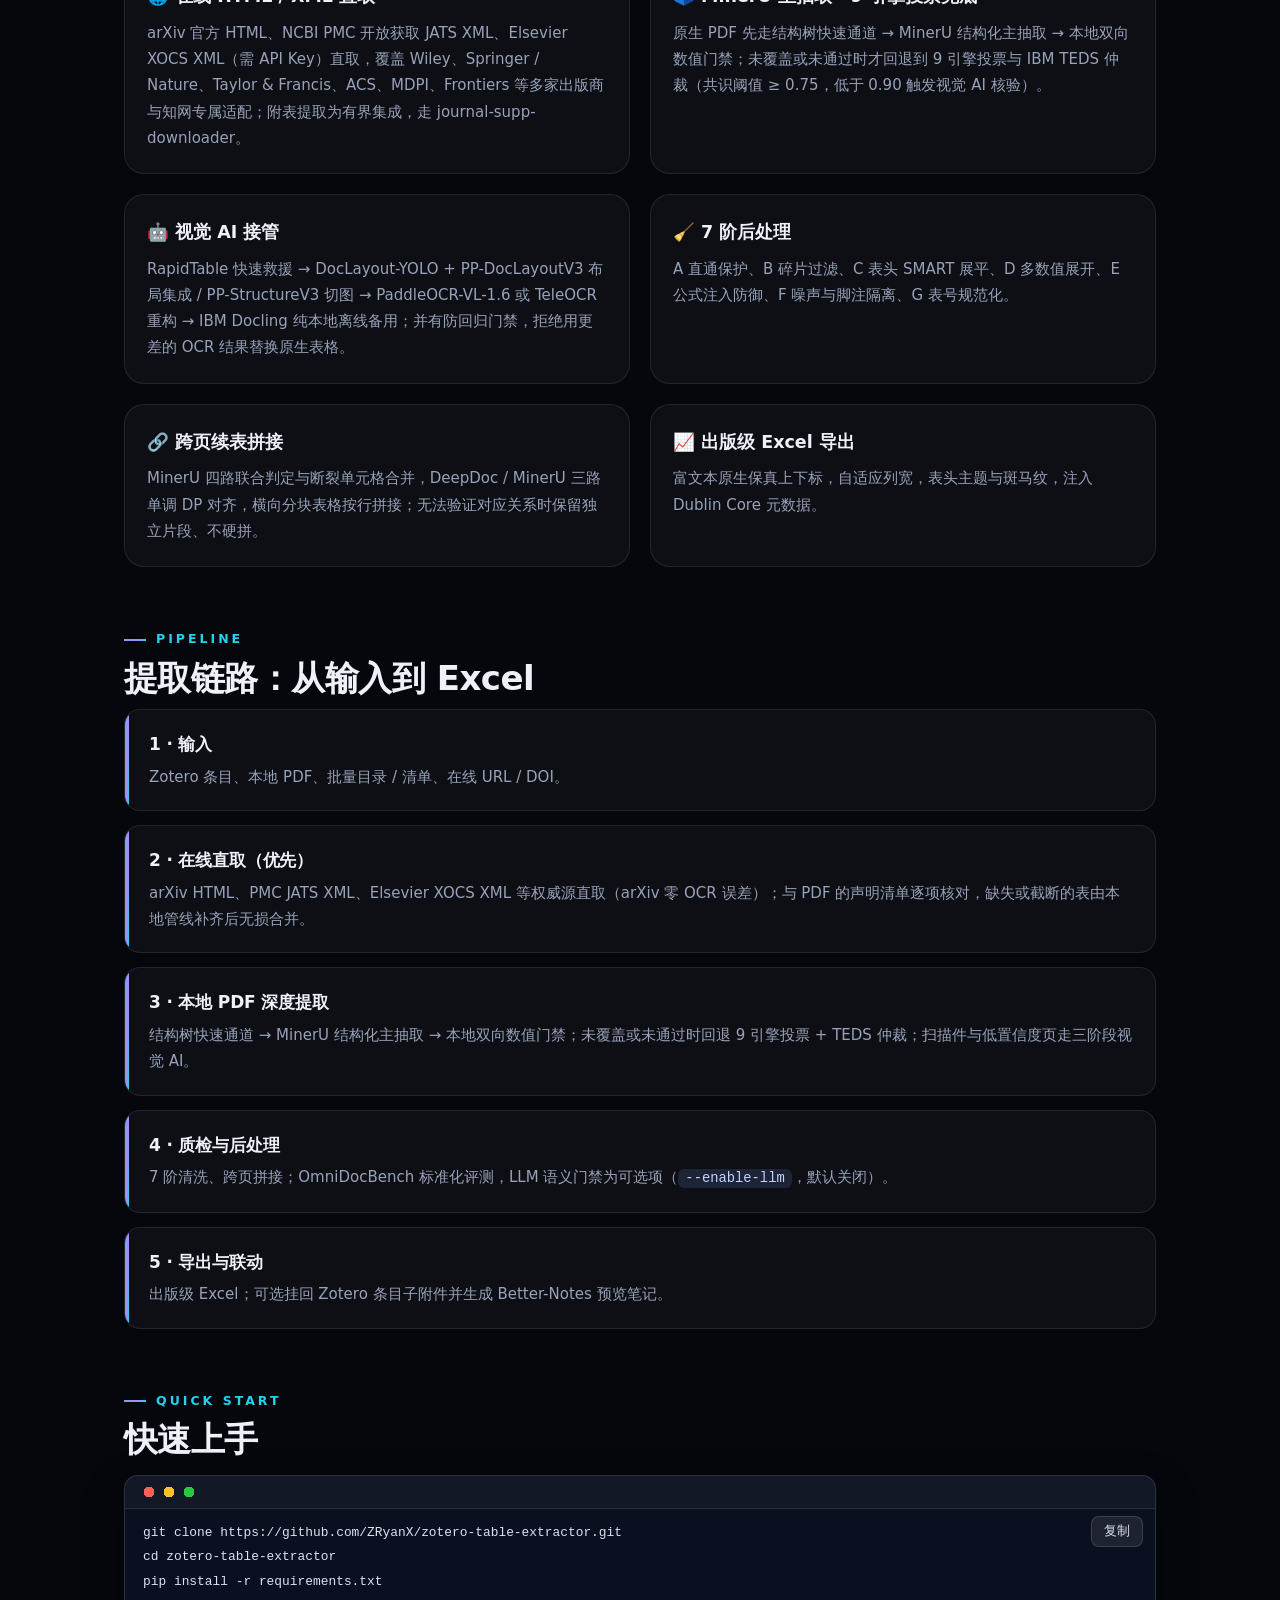
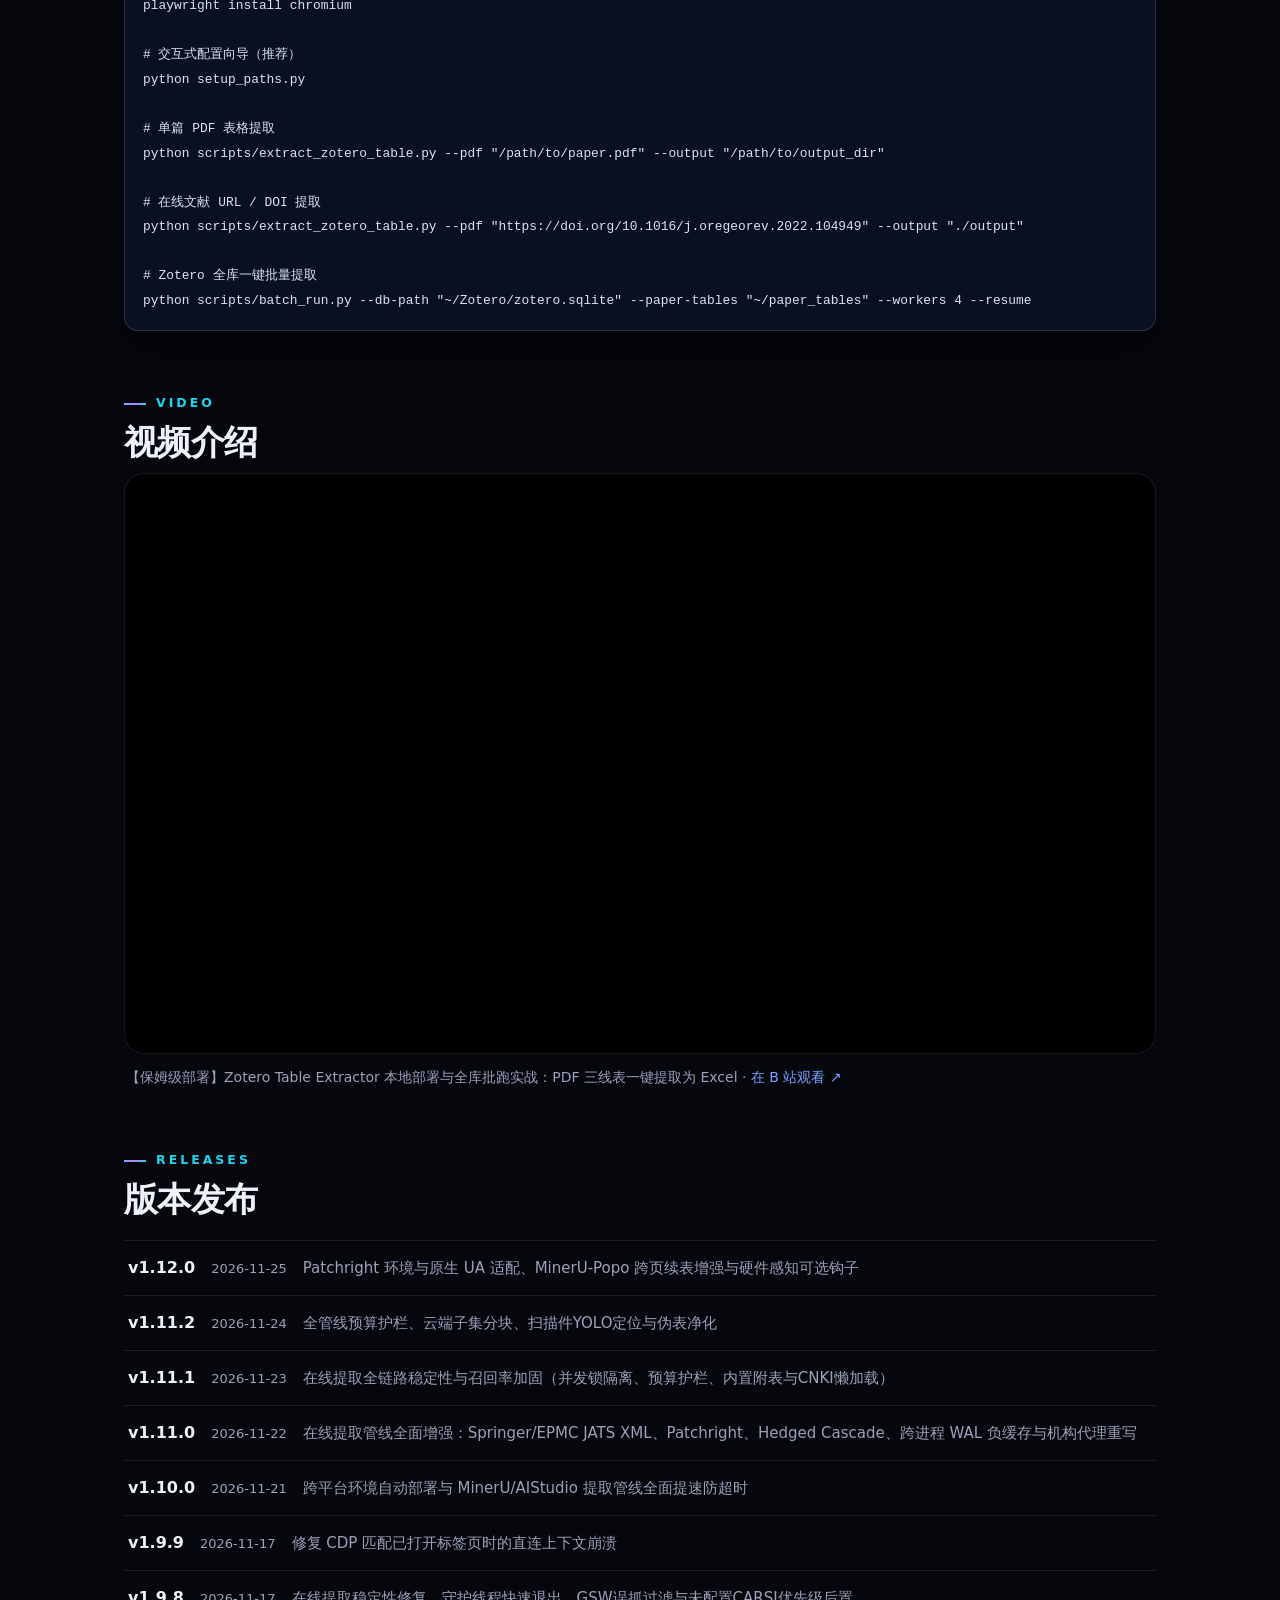
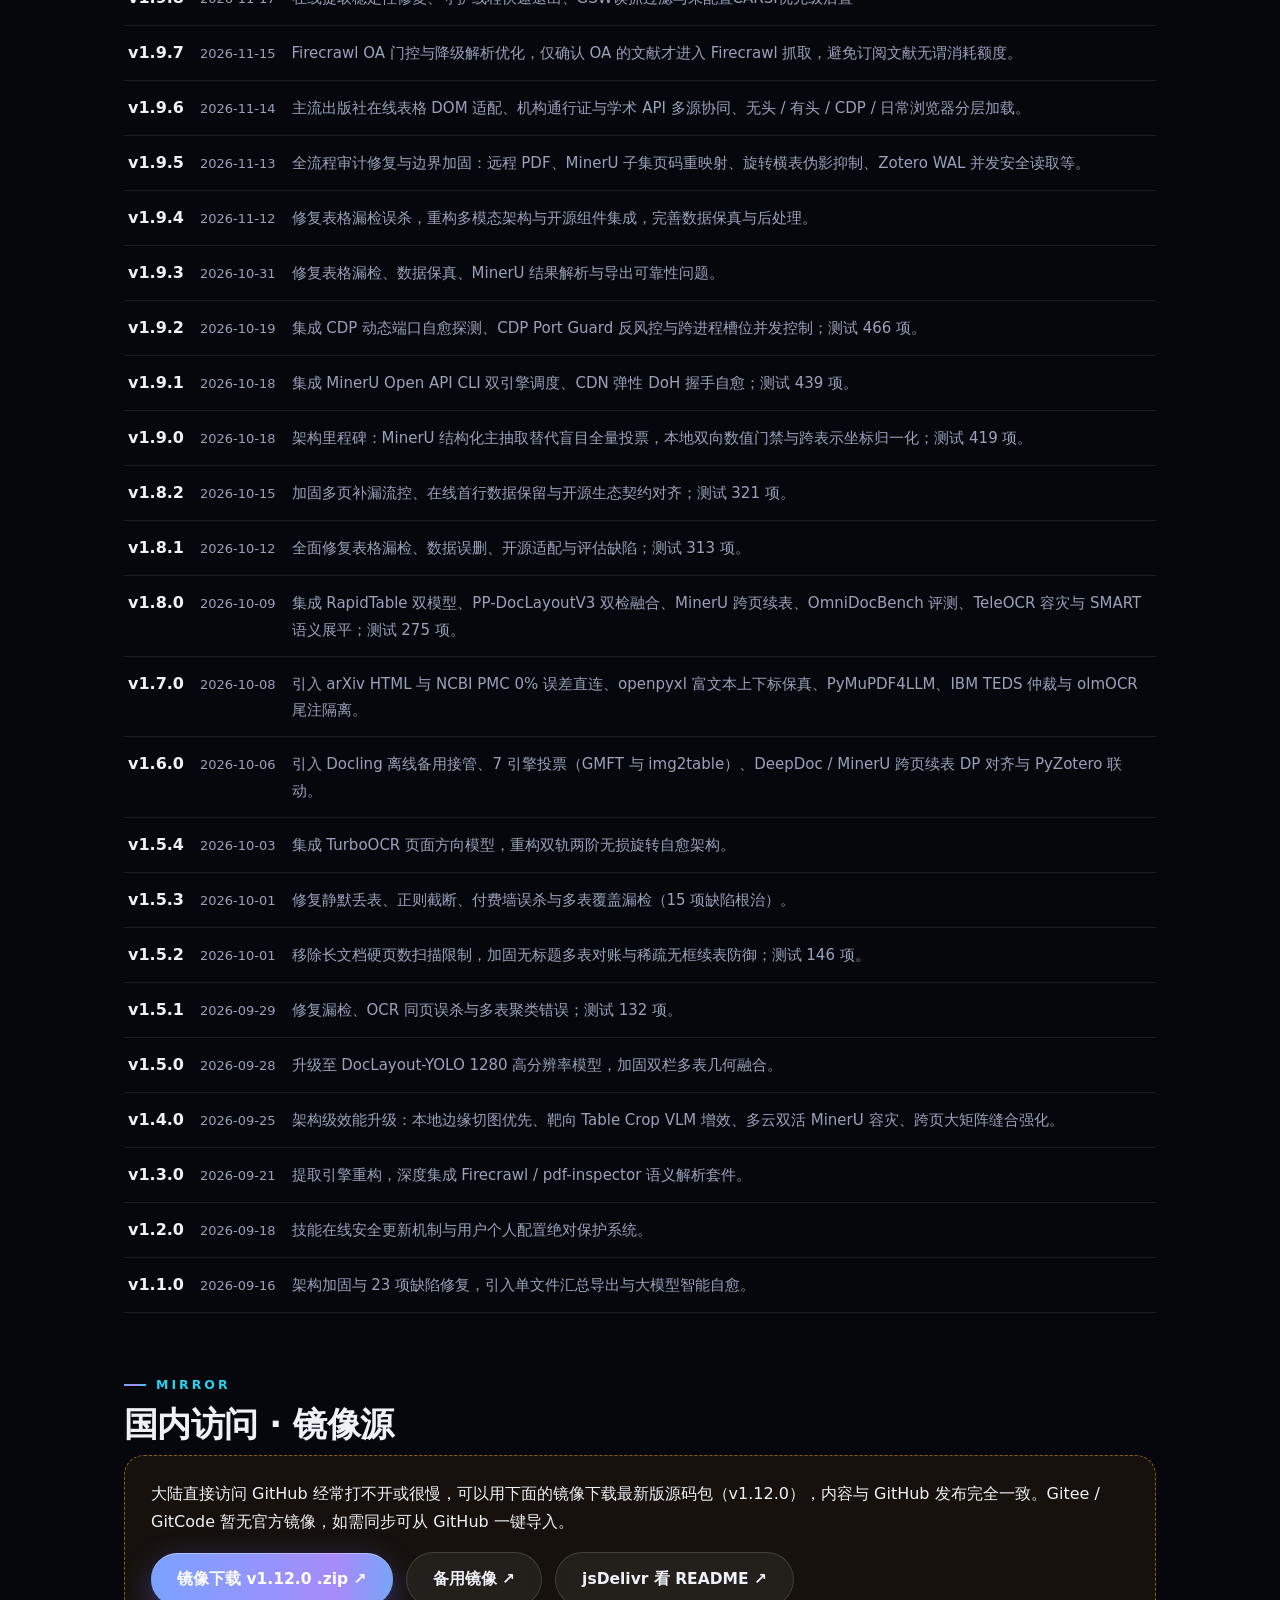
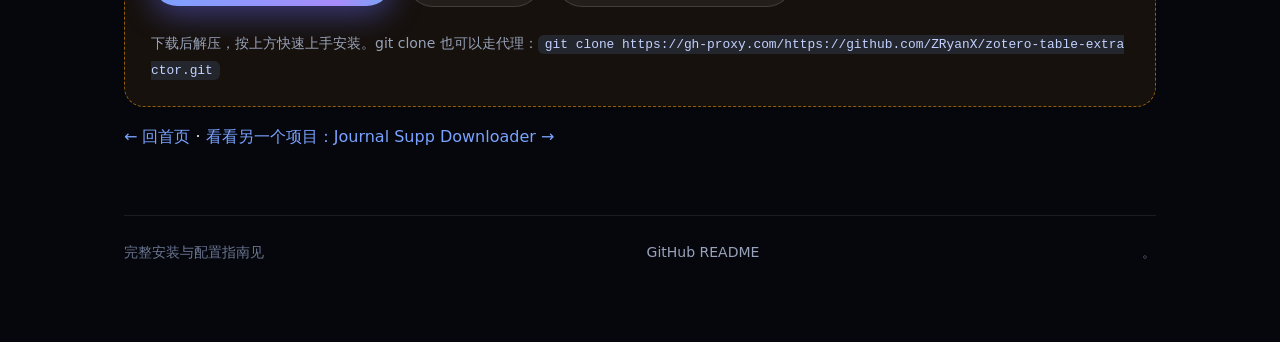
<file: zotero-table-extractor.html>
<!DOCTYPE html>
<html lang="zh-CN"><head><meta charset="utf-8"><meta name="viewport" content="width=device-width,initial-scale=1">
<title>Zotero Table Extractor — Ryan 的项目博客</title><link rel="stylesheet" href="style.css?v=20261115g"></head><body>
<header class="topnav"><div class="inner"><a class="logo" href="index.html">Ryan Labs</a><span class="spacer"></span><a href="index.html">首页</a><a href="journal-supp-downloader.html">附表下载</a><a href="zotero-table-extractor.html">表格提取</a></div></header>
<section class="hero small violet"><div class="inner">
<p><a class="backlink" href="index.html">← 回首页</a></p>
<span class="eyebrow">Table Extractor · Apache-2.0</span>
<h1>📊 Zotero Table Extractor</h1>
<p>学术文献与 Zotero 结构化表格全自动提取系统 · Python 3.9+ · Apache-2.0</p>
<a class="btn" href="https://github.com/ZRyanX/zotero-table-extractor">GitHub 仓库 ↗</a><a class="btn ghost" href="https://github.com/ZRyanX/zotero-table-extractor/releases/tag/v1.12.0">v1.12.0 发布页 ↗</a><a class="btn ghost" href="#mirror">国内镜像下载 ↓</a>
</div></section>
<main class="wrap">
<div class="stats reveal">
<div class="stat"><b data-count="29">29</b><span>发布版本</span></div>
<div class="stat"><b data-count="9">9</b><span>本地投票引擎（兜底）</span></div>
<div class="stat"><b data-count="7">7</b><span>阶安全后处理</span></div>
<div class="stat"><b data-count="3">3</b><span>权威在线直取源</span></div>
</div>
<p class="lead reveal">从 Zotero 选中条目、本地 PDF、期刊网页或 DOI 中自动定位、识别、核验并提取复杂科学表格，导出为出版级 Excel（.xlsx）。学术表格常有无边框 / 三线表、跨行跨列、多数值挤压、上下标与公差、多级复合表头、跨页续表等复杂排版，单一工具很容易串行、漏列或丢数据。这里的思路是：<strong>能在线高保真直取就绝不走 OCR；本地以 PaddleOCR 和 MinerU 结构化抽取为主，9 引擎投票与 TEDS 仲裁作兜底；复杂扫描件交给视觉 AI 接管</strong>。</p>
<figure class="shot reveal"><img src="images/zte-pipeline.webp" alt="表格提取五步链路示意图" loading="lazy"><figcaption>提取链路：输入 → 在线直取 → 本地深度提取 → 质检 → 导出 Excel</figcaption></figure>

<h2 class="reveal"><span class="kicker">Features</span>核心能力</h2>
<div class="grid reveal">
<div class="feat"><h3>🌐 在线 HTML / XML 直取</h3><p>arXiv 官方 HTML、NCBI PMC 开放获取 JATS XML、Elsevier XOCS XML（需 API Key）直取，覆盖 Wiley、Springer / Nature、Taylor &amp; Francis、ACS、MDPI、Frontiers 等多家出版商与知网专属适配；附表提取为有界集成，走 journal-supp-downloader。</p></div>
<div class="feat"><h3>🗳️ MinerU 主抽取 · 9 引擎投票兜底</h3><p>原生 PDF 先走结构树快速通道 → MinerU 结构化主抽取 → 本地双向数值门禁；未覆盖或未通过时才回退到 9 引擎投票与 IBM TEDS 仲裁（共识阈值 ≥ 0.75，低于 0.90 触发视觉 AI 核验）。</p></div>
<div class="feat"><h3>🤖 视觉 AI 接管</h3><p>RapidTable 快速救援 → DocLayout-YOLO + PP-DocLayoutV3 布局集成 / PP-StructureV3 切图 → PaddleOCR-VL-1.6 或 TeleOCR 重构 → IBM Docling 纯本地离线备用；并有防回归门禁，拒绝用更差的 OCR 结果替换原生表格。</p></div>
<div class="feat"><h3>🧹 7 阶后处理</h3><p>A 直通保护、B 碎片过滤、C 表头 SMART 展平、D 多数值展开、E 公式注入防御、F 噪声与脚注隔离、G 表号规范化。</p></div>
<div class="feat"><h3>🔗 跨页续表拼接</h3><p>MinerU 四路联合判定与断裂单元格合并，DeepDoc / MinerU 三路单调 DP 对齐，横向分块表格按行拼接；无法验证对应关系时保留独立片段、不硬拼。</p></div>
<div class="feat"><h3>📈 出版级 Excel 导出</h3><p>富文本原生保真上下标，自适应列宽，表头主题与斑马纹，注入 Dublin Core 元数据。</p></div>
</div>

<h2 class="reveal"><span class="kicker">Pipeline</span>提取链路：从输入到 Excel</h2>
<div class="steps reveal">
<div class="step"><b>1 · 输入</b><p>Zotero 条目、本地 PDF、批量目录 / 清单、在线 URL / DOI。</p></div>
<div class="step"><b>2 · 在线直取（优先）</b><p>arXiv HTML、PMC JATS XML、Elsevier XOCS XML 等权威源直取（arXiv 零 OCR 误差）；与 PDF 的声明清单逐项核对，缺失或截断的表由本地管线补齐后无损合并。</p></div>
<div class="step"><b>3 · 本地 PDF 深度提取</b><p>结构树快速通道 → MinerU 结构化主抽取 → 本地双向数值门禁；未覆盖或未通过时回退 9 引擎投票 + TEDS 仲裁；扫描件与低置信度页走三阶段视觉 AI。</p></div>
<div class="step"><b>4 · 质检与后处理</b><p>7 阶清洗、跨页拼接；OmniDocBench 标准化评测，LLM 语义门禁为可选项（<code>--enable-llm</code>，默认关闭）。</p></div>
<div class="step"><b>5 · 导出与联动</b><p>出版级 Excel；可选挂回 Zotero 条目子附件并生成 Better-Notes 预览笔记。</p></div>
</div>

<h2 class="reveal"><span class="kicker">Quick Start</span>快速上手</h2>
<pre><code>git clone https://github.com/ZRyanX/zotero-table-extractor.git
cd zotero-table-extractor
pip install -r requirements.txt
playwright install chromium

# 交互式配置向导（推荐）
python setup_paths.py

# 单篇 PDF 表格提取
python scripts/extract_zotero_table.py --pdf "/path/to/paper.pdf" --output "/path/to/output_dir"

# 在线文献 URL / DOI 提取
python scripts/extract_zotero_table.py --pdf "https://doi.org/10.1016/j.oregeorev.2022.104949" --output "./output"

# Zotero 全库一键批量提取
python scripts/batch_run.py --db-path "~/Zotero/zotero.sqlite" --paper-tables "~/paper_tables" --workers 4 --resume</code></pre>

<h2 class="reveal"><span class="kicker">Video</span>视频介绍</h2>
<div class="video reveal"><div class="embed"><iframe src="https://player.bilibili.com/player.html?bvid=BV1exsF6QEKK&page=1" scrolling="no" border="0" frameborder="no" framespacing="0" allowfullscreen="true" title="Zotero Table Extractor 本地部署与全库批跑实战"></iframe></div>
<p class="video-cap">【保姆级部署】Zotero Table Extractor 本地部署与全库批跑实战：PDF 三线表一键提取为 Excel · <a href="https://www.bilibili.com/video/BV1exsF6QEKK/" target="_blank" rel="noopener">在 B 站观看 ↗</a></p></div>

<h2 class="reveal"><span class="kicker">Releases</span>版本发布</h2>
<div class="releases reveal">
<div class="rel"><b>v1.12.0</b><time>2026-11-25</time><p>Patchright 环境与原生 UA 适配、MinerU-Popo 跨页续表增强与硬件感知可选钩子</p></div>
<div class="rel"><b>v1.11.2</b><time>2026-11-24</time><p>全管线预算护栏、云端子集分块、扫描件YOLO定位与伪表净化</p></div>
<div class="rel"><b>v1.11.1</b><time>2026-11-23</time><p>在线提取全链路稳定性与召回率加固（并发锁隔离、预算护栏、内置附表与CNKI懒加载）</p></div>
<div class="rel"><b>v1.11.0</b><time>2026-11-22</time><p>在线提取管线全面增强：Springer/EPMC JATS XML、Patchright、Hedged Cascade、跨进程 WAL 负缓存与机构代理重写</p></div>
<div class="rel"><b>v1.10.0</b><time>2026-11-21</time><p>跨平台环境自动部署与 MinerU/AIStudio 提取管线全面提速防超时</p></div>
<div class="rel"><b>v1.9.9</b><time>2026-11-17</time><p>修复 CDP 匹配已打开标签页时的直连上下文崩溃</p></div>
<div class="rel"><b>v1.9.8</b><time>2026-11-17</time><p>在线提取稳定性修复、守护线程快速退出、GSW误抓过滤与未配置CARSI优先级后置</p></div>
<div class="rel"><b>v1.9.7</b><time>2026-11-15</time><p>Firecrawl OA 门控与降级解析优化，仅确认 OA 的文献才进入 Firecrawl 抓取，避免订阅文献无谓消耗额度。</p></div>
<div class="rel"><b>v1.9.6</b><time>2026-11-14</time><p>主流出版社在线表格 DOM 适配、机构通行证与学术 API 多源协同、无头 / 有头 / CDP / 日常浏览器分层加载。</p></div>
<div class="rel"><b>v1.9.5</b><time>2026-11-13</time><p>全流程审计修复与边界加固：远程 PDF、MinerU 子集页码重映射、旋转横表伪影抑制、Zotero WAL 并发安全读取等。</p></div>
<div class="rel"><b>v1.9.4</b><time>2026-11-12</time><p>修复表格漏检误杀，重构多模态架构与开源组件集成，完善数据保真与后处理。</p></div>
<div class="rel"><b>v1.9.3</b><time>2026-10-31</time><p>修复表格漏检、数据保真、MinerU 结果解析与导出可靠性问题。</p></div>
<div class="rel"><b>v1.9.2</b><time>2026-10-19</time><p>集成 CDP 动态端口自愈探测、CDP Port Guard 反风控与跨进程槽位并发控制；测试 466 项。</p></div>
<div class="rel"><b>v1.9.1</b><time>2026-10-18</time><p>集成 MinerU Open API CLI 双引擎调度、CDN 弹性 DoH 握手自愈；测试 439 项。</p></div>
<div class="rel"><b>v1.9.0</b><time>2026-10-18</time><p>架构里程碑：MinerU 结构化主抽取替代盲目全量投票，本地双向数值门禁与跨表示坐标归一化；测试 419 项。</p></div>
<div class="rel"><b>v1.8.2</b><time>2026-10-15</time><p>加固多页补漏流控、在线首行数据保留与开源生态契约对齐；测试 321 项。</p></div>
<div class="rel"><b>v1.8.1</b><time>2026-10-12</time><p>全面修复表格漏检、数据误删、开源适配与评估缺陷；测试 313 项。</p></div>
<div class="rel"><b>v1.8.0</b><time>2026-10-09</time><p>集成 RapidTable 双模型、PP-DocLayoutV3 双检融合、MinerU 跨页续表、OmniDocBench 评测、TeleOCR 容灾与 SMART 语义展平；测试 275 项。</p></div>
<div class="rel"><b>v1.7.0</b><time>2026-10-08</time><p>引入 arXiv HTML 与 NCBI PMC 0% 误差直连、openpyxl 富文本上下标保真、PyMuPDF4LLM、IBM TEDS 仲裁与 olmOCR 尾注隔离。</p></div>
<div class="rel"><b>v1.6.0</b><time>2026-10-06</time><p>引入 Docling 离线备用接管、7 引擎投票（GMFT 与 img2table）、DeepDoc / MinerU 跨页续表 DP 对齐与 PyZotero 联动。</p></div>
<div class="rel"><b>v1.5.4</b><time>2026-10-03</time><p>集成 TurboOCR 页面方向模型，重构双轨两阶无损旋转自愈架构。</p></div>
<div class="rel"><b>v1.5.3</b><time>2026-10-01</time><p>修复静默丢表、正则截断、付费墙误杀与多表覆盖漏检（15 项缺陷根治）。</p></div>
<div class="rel"><b>v1.5.2</b><time>2026-10-01</time><p>移除长文档硬页数扫描限制，加固无标题多表对账与稀疏无框续表防御；测试 146 项。</p></div>
<div class="rel"><b>v1.5.1</b><time>2026-09-29</time><p>修复漏检、OCR 同页误杀与多表聚类错误；测试 132 项。</p></div>
<div class="rel"><b>v1.5.0</b><time>2026-09-28</time><p>升级至 DocLayout-YOLO 1280 高分辨率模型，加固双栏多表几何融合。</p></div>
<div class="rel"><b>v1.4.0</b><time>2026-09-25</time><p>架构级效能升级：本地边缘切图优先、靶向 Table Crop VLM 增效、多云双活 MinerU 容灾、跨页大矩阵缝合强化。</p></div>
<div class="rel"><b>v1.3.0</b><time>2026-09-21</time><p>提取引擎重构，深度集成 Firecrawl / pdf-inspector 语义解析套件。</p></div>
<div class="rel"><b>v1.2.0</b><time>2026-09-18</time><p>技能在线安全更新机制与用户个人配置绝对保护系统。</p></div>
<div class="rel"><b>v1.1.0</b><time>2026-09-16</time><p>架构加固与 23 项缺陷修复，引入单文件汇总导出与大模型智能自愈。</p></div>
</div>

<h2 class="reveal" id="mirror"><span class="kicker">Mirror</span>国内访问 · 镜像源</h2>
<div class="mirror reveal">
<p>大陆直接访问 GitHub 经常打不开或很慢，可以用下面的镜像下载最新版源码包（v1.12.0），内容与 GitHub 发布完全一致。Gitee / GitCode 暂无官方镜像，如需同步可从 GitHub 一键导入。</p>
<a class="btn" href="https://gh-proxy.com/https://github.com/ZRyanX/zotero-table-extractor/archive/refs/tags/v1.12.0.zip">镜像下载 v1.12.0 .zip ↗</a>
<a class="btn ghost" href="https://ghfast.top/https://github.com/ZRyanX/zotero-table-extractor/archive/refs/tags/v1.12.0.zip">备用镜像 ↗</a>
<a class="btn ghost" href="https://cdn.jsdelivr.net/gh/ZRyanX/zotero-table-extractor@v1.12.0/README.md">jsDelivr 看 README ↗</a>
<p class="dim">下载后解压，按上方快速上手安装。git clone 也可以走代理：<code>git clone https://gh-proxy.com/https://github.com/ZRyanX/zotero-table-extractor.git</code></p>
</div>

<p><a href="index.html">← 回首页</a> · <a href="journal-supp-downloader.html">看看另一个项目：Journal Supp Downloader →</a></p>
<footer>完整安装与配置指南见 <a href="https://github.com/ZRyanX/zotero-table-extractor">GitHub README</a>。</footer>
</main>
<script src="script.js?v=20261115f"></script>
</body></html>
</file>
<file: style.css>
/* Ryan Labs — 深色高级质感 */
:root{
  --bg:#05070d; --bg2:#0a0f1d;
  --ink:#eef1f8; --muted:#98a2b8; --faint:#6b7590;
  --line:rgba(255,255,255,.09); --line2:rgba(255,255,255,.14);
  --card:rgba(255,255,255,.035); --card2:rgba(255,255,255,.06);
  --indigo:#7aa2ff; --violet:#a78bfa; --cyan:#22d3ee; --gold:#f0c46c; --green:#34d399;
  --grad:linear-gradient(92deg,#7aa2ff,#a78bfa 55%,#22d3ee);
  --radius:20px;
  --shadow:0 24px 60px rgba(0,0,0,.5);
}
*{box-sizing:border-box}
html{scroll-behavior:smooth}
body{
  margin:0; color:var(--ink); line-height:1.75;
  font-family:system-ui,-apple-system,"Segoe UI",Roboto,"PingFang SC","Hiragino Sans GB","Microsoft YaHei",sans-serif;
  background:
    radial-gradient(900px 500px at 85% -5%, rgba(124,58,237,.28), transparent 60%),
    radial-gradient(800px 480px at -10% 12%, rgba(11,95,255,.22), transparent 60%),
    radial-gradient(700px 500px at 60% 110%, rgba(34,211,238,.10), transparent 60%),
    var(--bg);
  background-attachment:fixed;
  -webkit-font-smoothing:antialiased;
}
::selection{background:rgba(167,139,250,.4); color:#fff}
::-webkit-scrollbar{width:10px}
::-webkit-scrollbar-thumb{background:#232b40; border-radius:8px}
::-webkit-scrollbar-track{background:transparent}
a{color:var(--indigo); text-decoration:none}
a:hover{color:#a9c0ff}
.wrap{max-width:1080px; margin:0 auto; padding:0 24px 80px}

/* ---------- 导航 ---------- */
.topnav{position:sticky; top:0; z-index:50; background:rgba(5,7,13,.72); backdrop-filter:blur(16px); -webkit-backdrop-filter:blur(16px); border-bottom:1px solid transparent; transition:border-color .3s, box-shadow .3s}
.topnav.scrolled{border-bottom-color:var(--line); box-shadow:0 12px 32px rgba(0,0,0,.35)}
.topnav .inner{max-width:1080px; margin:0 auto; padding:16px 24px; display:flex; gap:26px; align-items:center}
.topnav .logo{font-weight:800; font-size:18px; color:var(--ink); letter-spacing:.01em; display:flex; align-items:center; gap:9px}
.topnav .logo::before{content:""; width:11px; height:11px; border-radius:4px; background:var(--grad); box-shadow:0 0 14px rgba(139,124,255,.9)}
.topnav .logo:hover{text-decoration:none}
.topnav a{color:var(--muted); font-size:15px; font-weight:500; transition:color .2s}
.topnav a:hover{color:#fff; text-decoration:none}
.topnav .spacer{flex:1}

/* ---------- Hero ---------- */
.hero{position:relative; overflow:hidden; padding:96px 24px 88px; border-bottom:1px solid var(--line)}
.hero::before{content:""; position:absolute; inset:0; pointer-events:none;
  background:
    radial-gradient(640px 340px at 78% 18%, rgba(124,58,237,.30), transparent 65%),
    radial-gradient(520px 300px at 12% 88%, rgba(34,211,238,.14), transparent 65%);
}
.hero::after{content:""; position:absolute; inset:0; pointer-events:none; opacity:.5;
  background-image:linear-gradient(rgba(255,255,255,.035) 1px, transparent 1px), linear-gradient(90deg, rgba(255,255,255,.035) 1px, transparent 1px);
  background-size:56px 56px;
  -webkit-mask-image:radial-gradient(720px 420px at 50% 0%, #000 30%, transparent 78%);
  mask-image:radial-gradient(720px 420px at 50% 0%, #000 30%, transparent 78%);
}
.hero .glow{position:absolute; width:520px; height:520px; border-radius:50%; pointer-events:none; z-index:0;
  background:radial-gradient(circle, rgba(122,162,255,.16), transparent 65%);
  transform:translate(-50%,-50%); left:var(--mx,70%); top:var(--my,30%); transition:left .35s ease, top .35s ease}
.hero .inner, .hero-inner{position:relative; z-index:1; max-width:1080px; margin:0 auto}
.hero-grid{display:grid; grid-template-columns:1.05fr .95fr; gap:56px; align-items:center}
.eyebrow{display:inline-flex; align-items:center; gap:10px; font-size:12.5px; font-weight:700; letter-spacing:.24em; text-transform:uppercase; color:var(--cyan); margin-bottom:20px}
.eyebrow::before{content:""; width:28px; height:1px; background:var(--cyan)}
.hero h1{font-size:clamp(38px,5.4vw,62px); line-height:1.14; letter-spacing:-.02em; margin:0 0 20px; font-weight:800}
.hero h1 .grad{background:var(--grad); -webkit-background-clip:text; background-clip:text; color:transparent}
.hero p{font-size:18px; color:var(--muted); max-width:640px; margin:0 0 8px}
.hero p.lead2{font-size:16.5px}
.hero.small{padding:72px 24px 64px}
.hero.small h1{font-size:clamp(30px,4.2vw,44px)}
.hero.small p{font-size:17px}
.hero.violet::before{background:
  radial-gradient(640px 340px at 78% 18%, rgba(124,58,237,.38), transparent 65%),
  radial-gradient(520px 300px at 12% 88%, rgba(240,196,108,.12), transparent 65%)}
.hero .backlink{color:rgba(255,255,255,.75); font-size:14.5px}
.hero .backlink:hover{color:#fff}

/* ---------- 按钮 ---------- */
.btn{display:inline-flex; align-items:center; gap:8px; background:var(--grad); background-size:140% 140%; color:#fff; font-weight:700; font-size:15.5px; padding:13px 26px; border-radius:999px; margin:18px 12px 0 0; border:0; cursor:pointer;
  box-shadow:0 10px 30px rgba(99,102,241,.45), inset 0 1px 0 rgba(255,255,255,.35);
  transition:transform .25s, box-shadow .25s, background-position .4s}
.btn:hover{transform:translateY(-2px); background-position:90% 50%; box-shadow:0 16px 38px rgba(99,102,241,.55), inset 0 1px 0 rgba(255,255,255,.35); text-decoration:none; color:#fff}
.btn.ghost{background:rgba(255,255,255,.06); color:var(--ink); border:1px solid var(--line2); box-shadow:none; backdrop-filter:blur(6px)}
.btn.ghost:hover{background:rgba(255,255,255,.12); box-shadow:0 10px 26px rgba(0,0,0,.4)}
.btn.solid-blue{background:linear-gradient(92deg,#2563eb,#0ea5e9)}
.btn.solid-violet{background:linear-gradient(92deg,#7c3aed,#c026d3)}

/* ---------- 终端预览 ---------- */
.terminal{position:relative; border-radius:18px; background:linear-gradient(180deg,#0d1322,#090d18); border:1px solid var(--line2);
  box-shadow:var(--shadow), 0 0 0 1px rgba(255,255,255,.02), 0 0 80px rgba(99,102,241,.22);
  overflow:hidden; font-size:14px; transform:rotate(.4deg); transition:transform .4s}
.terminal:hover{transform:rotate(0deg) translateY(-3px)}
.terminal .t-bar{display:flex; align-items:center; gap:8px; padding:13px 16px; border-bottom:1px solid var(--line); background:rgba(255,255,255,.03)}
.terminal .t-bar i{width:11px; height:11px; border-radius:50%; display:block}
.terminal .t-bar i:nth-child(1){background:#ff5f57}.terminal .t-bar i:nth-child(2){background:#febc2e}.terminal .t-bar i:nth-child(3){background:#28c840}
.terminal .t-bar span{margin-left:8px; color:var(--faint); font-size:12.5px; letter-spacing:.06em}
.terminal .t-body{padding:18px 20px 20px; font-family:ui-monospace,SFMono-Regular,Menlo,Consolas,monospace; line-height:1.9; color:#c6d0e4; white-space:pre-wrap}
.terminal .t-body .cmd{color:#e8edf8}
.terminal .t-body .dim{color:var(--faint)}
.terminal .t-body .ok{color:var(--green)}
.terminal .t-body .hl{color:var(--gold)}
.terminal .t-tag{position:absolute; top:52px; right:16px; font-size:11px; letter-spacing:.14em; color:var(--cyan); border:1px solid rgba(34,211,238,.4); background:rgba(34,211,238,.1); padding:3px 9px; border-radius:999px}

/* ---------- 跑马灯 ---------- */
.marquee{overflow:hidden; border-bottom:1px solid var(--line); padding:20px 0; -webkit-mask-image:linear-gradient(90deg,transparent,#000 12%,#000 88%,transparent); mask-image:linear-gradient(90deg,transparent,#000 12%,#000 88%,transparent)}
.marquee-track{display:flex; gap:0; width:max-content; animation:scroll 32s linear infinite}
.marquee:hover .marquee-track{animation-play-state:paused}
.marquee-track span{font-size:13.5px; font-weight:700; letter-spacing:.22em; text-transform:uppercase; color:var(--faint); padding:0 26px; white-space:nowrap; display:flex; align-items:center; gap:26px}
.marquee-track span::after{content:"◆"; font-size:8px; color:rgba(167,139,250,.6)}
@keyframes scroll{to{transform:translateX(-50%)}}

/* ---------- 区块标题 / 数据 ---------- */
h2{font-size:clamp(26px,3.4vw,34px); letter-spacing:-.015em; margin:64px 0 10px; font-weight:800; line-height:1.25}
h2 .kicker{display:block; font-size:12.5px; font-weight:700; letter-spacing:.24em; text-transform:uppercase; color:var(--cyan); margin-bottom:10px}
h2 .kicker::before{content:""; display:inline-block; width:22px; height:2px; background:var(--grad); vertical-align:middle; margin-right:10px}
.lead{color:var(--muted); margin:0 0 22px; font-size:16.5px}
.stats{display:grid; grid-template-columns:repeat(4,1fr); gap:16px; margin:34px 0 8px}
.stat{background:var(--card); border:1px solid var(--line); border-radius:var(--radius); padding:22px 18px; text-align:center; transition:transform .25s, border-color .25s}
.stat:hover{transform:translateY(-3px); border-color:var(--line2)}
.stat b{font-size:32px; display:block; letter-spacing:-.02em; background:var(--grad); -webkit-background-clip:text; background-clip:text; color:transparent}
.stat span{color:var(--muted); font-size:13.5px; letter-spacing:.04em}

/* ---------- 卡片 ---------- */
.grid{display:grid; grid-template-columns:1fr 1fr; gap:20px}
.card{position:relative; background:var(--card); border:1px solid var(--line); border-radius:var(--radius); padding:28px; overflow:hidden;
  transition:transform .3s, box-shadow .3s, border-color .3s}
.card::before{content:""; position:absolute; top:0; left:0; right:0; height:3px; background:linear-gradient(90deg,#2563eb,#0ea5e9)}
.card.violet::before{background:linear-gradient(90deg,#7c3aed,#c026d3)}
.card::after{content:""; position:absolute; top:0; left:-70%; width:55%; height:100%; transform:skewX(-18deg);
  background:linear-gradient(90deg,transparent,rgba(255,255,255,.06),transparent); transition:left .7s ease}
.card:hover{transform:translateY(-5px); border-color:var(--line2); box-shadow:var(--shadow)}
.card:hover::after{left:120%}
.card h3{margin:14px 0 10px; font-size:22px; letter-spacing:-.01em}
.card h3 a{color:var(--ink)}
.card h3 a:hover{color:#fff; text-decoration:none}
.card p{color:var(--muted); margin:0 0 12px; font-size:15.5px}
.card .check{color:#c6d0e4; font-size:15px; line-height:1.9}
.card .check::first-line{font-weight:600}
.tag{display:inline-block; background:rgba(122,162,255,.12); color:#b9c8ff; border:1px solid rgba(122,162,255,.25); border-radius:999px; padding:3px 11px; font-size:12.5px; font-weight:600; margin:0 6px 6px 0}
.card.violet .tag{background:rgba(167,139,250,.12); color:#d3c2ff; border-color:rgba(167,139,250,.28)}
.feat{background:var(--card); border:1px solid var(--line); border-radius:var(--radius); padding:22px; transition:transform .25s, border-color .25s}
.feat:hover{transform:translateY(-3px); border-color:var(--line2)}
.feat h3{margin:0 0 8px; font-size:17.5px}
.feat p{margin:0; color:var(--muted); font-size:15px}

/* ---------- 步骤 ---------- */
.steps{display:grid; gap:14px; position:relative}
.step{position:relative; background:var(--card); border:1px solid var(--line); border-radius:16px; padding:20px 22px 20px 24px; overflow:hidden; transition:transform .25s, border-color .25s}
.step::before{content:""; position:absolute; left:0; top:0; bottom:0; width:4px; background:var(--grad)}
.step:hover{transform:translateX(4px); border-color:var(--line2)}
.step b{display:block; font-size:17px; letter-spacing:-.01em}
.step p{margin:4px 0 0; color:var(--muted); font-size:15px}

/* ---------- 代码 ---------- */
pre{background:#0b1020; color:#dbe2f1; padding:44px 18px 18px; border-radius:14px; overflow:auto; position:relative; border:1px solid var(--line2); font-size:14px; line-height:1.75;
  box-shadow:0 18px 40px rgba(0,0,0,.4)}
pre::before{content:""; position:absolute; top:0; left:0; right:0; height:32px; border-bottom:1px solid var(--line);
  background:
    radial-gradient(circle 5.5px at 24px 16px, #ff5f57 98%, transparent),
    radial-gradient(circle 5.5px at 44px 16px, #febc2e 98%, transparent),
    radial-gradient(circle 5.5px at 64px 16px, #28c840 98%, transparent),
    rgba(255,255,255,.03)}
pre code{background:none; color:inherit; padding:0; font-family:ui-monospace,SFMono-Regular,Menlo,Consolas,monospace}
code{background:rgba(122,162,255,.14); color:#c3d2ff; padding:2px 7px; border-radius:6px; font-size:.92em}
.copy{position:absolute; top:40px; right:12px; background:rgba(255,255,255,.08); color:#dbe2f1; border:1px solid var(--line2); border-radius:8px; padding:6px 12px; cursor:pointer; font-size:12.5px; transition:background .2s}
.copy:hover{background:rgba(255,255,255,.16)}

/* ---------- 视频嵌入 / FAQ ---------- */
.video{position:relative; border:0; border-radius:var(--radius); padding:0; text-align:left}
.video .embed{position:relative; aspect-ratio:16/9; border-radius:var(--radius); overflow:hidden; border:1px solid rgba(255,255,255,.09); background:#000}
.video iframe{position:absolute; inset:0; width:100%; height:100%; border:0; display:block}
.video-cap{margin:12px 2px 0; color:var(--muted); font-size:14px; line-height:1.6}
.faq{border:1px solid var(--line); border-radius:14px; background:var(--card); margin:12px 0; overflow:hidden; transition:border-color .25s}
.faq:hover, .faq.open{border-color:var(--line2)}
.faq button{width:100%; text-align:left; background:none; border:0; padding:18px 20px; font-size:16px; font-weight:700; cursor:pointer; color:var(--ink); font-family:inherit}
.faq button::after{content:"+"; float:right; color:var(--violet); font-size:20px; line-height:1; transition:transform .3s}
.faq.open button::after{transform:rotate(45deg)}
.faq .ans{display:none; padding:0 20px 18px; color:var(--muted)}
.faq.open .ans{display:block}

footer{border-top:1px solid var(--line); margin-top:64px; padding-top:24px; color:var(--faint); font-size:14px; display:flex; justify-content:space-between; gap:16px; flex-wrap:wrap}
footer a{color:var(--muted)}

/* ---------- 动效 ---------- */
.reveal{opacity:0; transform:translateY(22px); transition:opacity .7s cubic-bezier(.2,.7,.3,1), transform .7s cubic-bezier(.2,.7,.3,1)}
.reveal.in{opacity:1; transform:none}
.hero .inner>*{animation:rise .8s cubic-bezier(.2,.7,.3,1) both}
.hero .inner>*:nth-child(2){animation-delay:.08s}
.hero .inner>*:nth-child(3){animation-delay:.16s}
.hero .inner>*:nth-child(4){animation-delay:.24s}
@keyframes rise{from{opacity:0; transform:translateY(24px)} to{opacity:1; transform:none}}
@media(max-width:860px){.hero-grid{grid-template-columns:1fr; gap:36px}.hero{padding:72px 20px 64px}}
@media(max-width:700px){.grid,.stats{grid-template-columns:1fr 1fr}.stats{grid-template-columns:1fr 1fr}.topnav .inner{gap:16px}.topnav a{font-size:14px}}
@media(max-width:480px){.stats{grid-template-columns:1fr 1fr}.btn{padding:12px 20px; font-size:14.5px}}
/* ---------- 首页升级：徽章 / 链路图组 / CTA ---------- */
.hero h1{font-size:clamp(32px,4.6vw,50px)}
.pill{display:inline-block; padding:7px 14px; margin:0 0 18px 14px; border-radius:999px; border:1px solid rgba(34,211,238,.4); background:rgba(34,211,238,.08); color:#a5f3fc; font-size:13px; letter-spacing:.02em; vertical-align:middle}
.pipelines{display:grid; grid-template-columns:1fr 1fr; gap:22px; margin-top:26px}
.pipelines .shot{margin:0}
.pipelines .shot img{transition:transform .6s ease}
.pipelines .shot:hover img{transform:scale(1.03)}
.cta{margin:56px 0 8px; padding:48px 36px; text-align:center; border-radius:var(--radius); background:linear-gradient(135deg, rgba(11,95,255,.22), rgba(124,58,237,.22)), var(--card); border:1px solid var(--line2); position:relative; overflow:hidden; box-shadow:var(--shadow)}
.cta::before{content:""; position:absolute; inset:0; background:radial-gradient(420px 180px at 50% -40px, rgba(124,58,237,.45), transparent 70%); pointer-events:none}
.cta h2{margin:0 0 10px; position:relative}
.cta p{color:var(--muted); margin:0 0 24px; position:relative}
.cta .btn{position:relative; margin:0 6px}
@media(max-width:760px){.pipelines{grid-template-columns:1fr}.pill{display:block; margin:0 0 14px}.cta{padding:36px 22px}}
/* ---------- 版本发布 ---------- */
.releases{margin:20px 0 8px; border-top:1px solid var(--line)}
.rel{display:flex; gap:16px; align-items:baseline; padding:13px 4px; border-bottom:1px solid var(--line)}
.rel b{white-space:nowrap}
.rel time{white-space:nowrap; color:var(--muted); font-size:13px}
.rel p{margin:0; color:var(--muted); font-size:15px}
@media(max-width:760px){.rel{flex-wrap:wrap; gap:2px 12px}}
@media(max-width:480px){.hero h1{font-size:30px}}
/* ---------- 镜像源 ---------- */
.mirror{padding:24px 26px; border:1px dashed rgba(245,158,11,.55); border-radius:var(--radius); background:rgba(245,158,11,.07)}
.mirror p{margin:0 0 16px}
.mirror p.dim{color:var(--muted); font-size:14px; margin:16px 0 0; word-break:break-all}
.mirror .btn{margin:0 8px 8px 0}
.mirror-note{margin:18px 0 0; color:var(--muted); font-size:14px; position:relative}
.mirror-note a{color:var(--ink)}
/* ---------- 配图 ---------- */
.card .cover{margin:-28px -28px 22px; overflow:hidden; border-radius:20px 20px 0 0}
.card .cover img{display:block; width:100%; aspect-ratio:16/9; object-fit:cover; transition:transform .6s ease}
.card:hover .cover img{transform:scale(1.04)}
figure.shot{margin:26px 0 8px; border:1px solid var(--line2); border-radius:var(--radius); overflow:hidden; background:var(--card); box-shadow:var(--shadow)}
figure.shot img{display:block; width:100%}
figure.shot figcaption{padding:13px 18px; color:var(--muted); font-size:14px; text-align:center; border-top:1px solid var(--line)}
@media(prefers-reduced-motion:reduce){*{animation:none!important; transition:none!important}.reveal{opacity:1; transform:none}}
</file>
